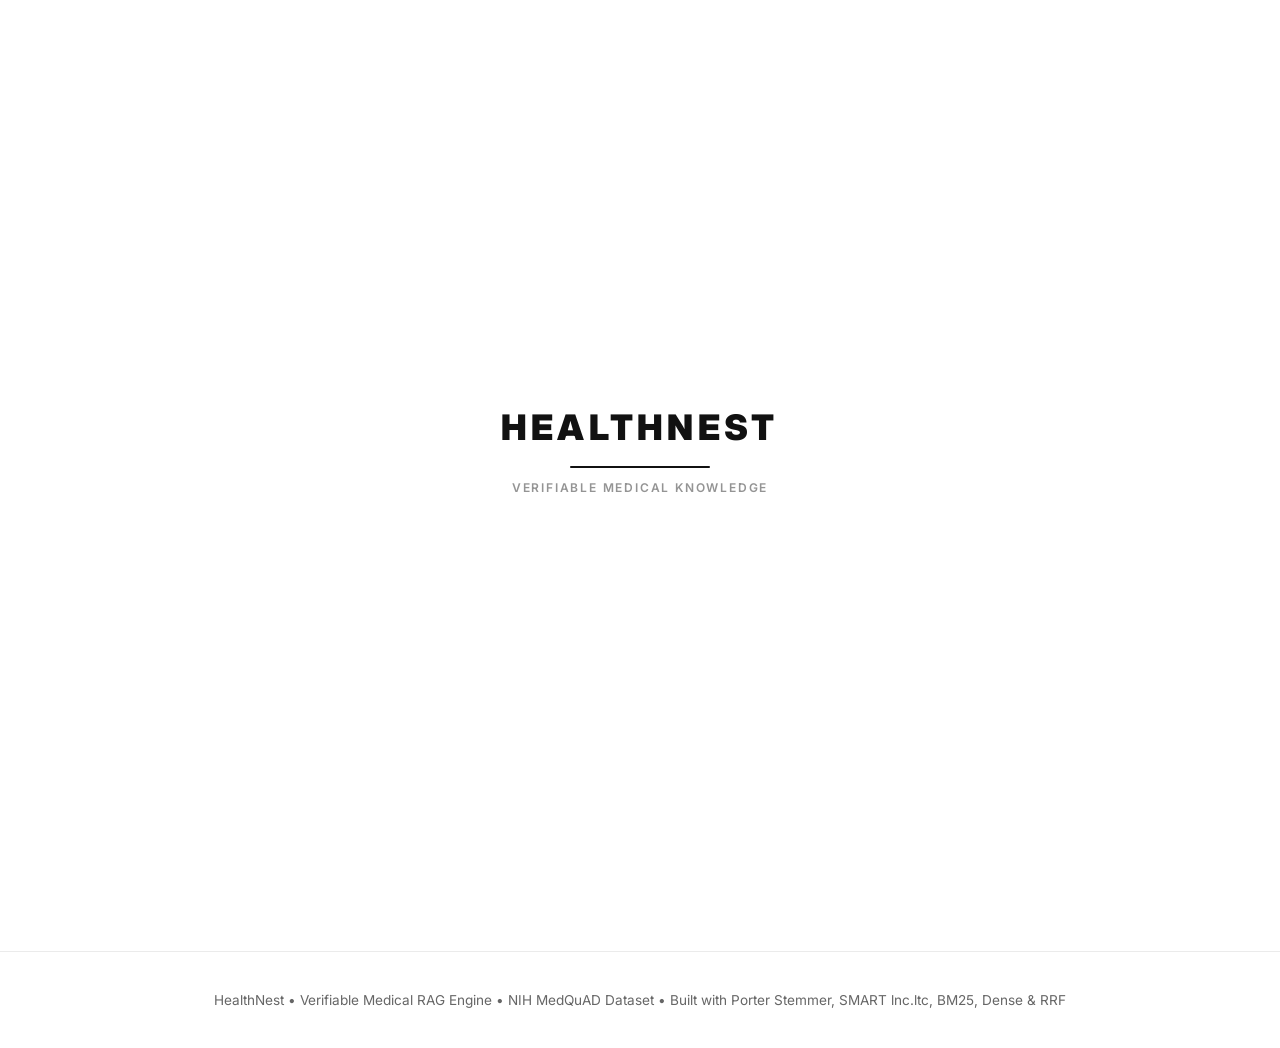
<file: frontend/index.html>
<!DOCTYPE html>
<html lang="en">
<head>
  <meta charset="UTF-8">
  <meta name="viewport" content="width=device-width, initial-scale=1.0">
  <title>HealthNest — Verifiable Health Q&A System</title>
  <meta name="description" content="Trustworthy healthcare Q&A system powered by IR principles, dense retrieval, and sentence verification.">
  
  <!-- Google Fonts & Font Awesome -->
  <link rel="preconnect" href="https://fonts.googleapis.com">
  <link rel="preconnect" href="https://fonts.gstatic.com" crossorigin>
  <link href="https://fonts.googleapis.com/css2?family=Inter:wght@400;500;600;700;800;900&display=swap" rel="stylesheet">
  <link rel="stylesheet" href="https://cdnjs.cloudflare.com/ajax/libs/font-awesome/6.4.0/css/all.min.css">
  <link rel="stylesheet" href="css/styles.css">
</head>
<body>

  <!-- Elite Minimalist Preloader -->
  <div id="loader" class="loader-wrapper">
    <div class="loader-inner">
      <div class="loader-logo">HEALTHNEST</div>
      <div class="loader-bar"><div class="loader-bar-fill"></div></div>
      <div class="loader-sub">Verifiable Medical Knowledge</div>
    </div>
  </div>

  <!-- Header -->
  <header class="header">
    <div class="container header-inner">
      <a href="/" class="logo-block">
        <span class="logo-main">HEALTHNEST</span>
        <span class="logo-sub">verifiable health rag</span>
      </a>

      <nav class="header-nav-links">
        <a href="/" class="active">Home</a>
        <a href="/library">Library</a>
        <a href="/my">My Health</a>
        <a href="/about">About</a>
      </nav>

      <button id="openMenuBtn" class="btn-pill btn-outline">Menu</button>
    </div>
  </header>

  <main>
    <!-- Bento Box Hero Section -->
    <section class="hero-bento container">
      <div class="bento-grid">
        
        <!-- LEFT COLUMN -->
        <div class="bento-col-left reveal">
          <!-- Top Left: Spacious Minimalist Headline & Integrated Search Bar -->
          <div class="bento-box hero-search-box" style="display: flex; flex-direction: column; justify-content: center; position: relative;">
            <h1 class="text-massive">Your Health Questions.<br>Real Answers.</h1>
            <p class="text-subtitle" style="margin-top: 0.8rem; margin-bottom: 1.6rem;">
              Find the right medical pages. Answer only from verified evidence.
            </p>
            
            <!-- Minimalist Search Bar Container with Live Auto-Suggest -->
            <div class="bento-search-container">
              <div class="search-pill-container" id="searchContainer">
                <svg class="search-icon" width="22" height="22" viewBox="0 0 24 24" fill="none" stroke="currentColor" stroke-width="2.5">
                  <circle cx="11" cy="11" r="8"/>
                  <line x1="21" y1="21" x2="16.65" y2="16.65"/>
                </svg>
                <input type="text" id="searchInput" class="search-input" placeholder="Ask a health question (e.g. fever, diabetes, dosage)..." autocomplete="off">
                <button id="btnSearchSubmit" class="btn-search-submit" title="Search">
                  <svg width="20" height="20" viewBox="0 0 24 24" fill="none" stroke="currentColor" stroke-width="2.5">
                    <line x1="5" y1="12" x2="19" y2="12"/>
                    <polyline points="12 5 19 12 12 19"/>
                  </svg>
                </button>
              </div>
              <!-- Floating Typeahead Auto-Suggest Dropdown -->
              <div id="suggestDropdown" class="suggest-dropdown"></div>
            </div>

            <!-- Minimalist Quick Query Chips -->
            <div class="quick-chips">
              <span class="chip-label">Try:</span>
              <button class="chip-btn" data-question="What are common causes and relief methods for headache and migraine?">Headache & Migraine</button>
              <button class="chip-btn" data-question="What is the recommended dosage for Paracetamol in adults?">Paracetamol Dosage</button>
              <button class="chip-btn" data-question="What are the early symptoms of diabetes?">Diabetes Symptoms</button>
              <button class="chip-btn" data-question="Pet me dard aur bukhar ke ilaj kya hai?">Hinglish Query</button>
            </div>

            <div class="quick-chips">
              <span class="chip-label">Private:</span>
              <a class="chip-btn" style="text-decoration:none;" href="/my">Add my prescription or report (PDF)</a>
              <a class="chip-btn" style="text-decoration:none;" href="/my">Search history</a>
            </div>

            <!-- Trust / Architecture Row -->
            <div class="bento-trust-row">
              <span><i class="fa-solid fa-check"></i> SMART lnc.ltc TF-IDF</span>
              <span><i class="fa-solid fa-check"></i> Dense Embeddings (MiniLM)</span>
              <span><i class="fa-solid fa-check"></i> PageRank &amp; HITS</span>
              <span><i class="fa-solid fa-check"></i> Verifiable Citations</span>
              <span><i class="fa-solid fa-check"></i> Selective Abstention</span>
            </div>
          </div>
          
          <!-- Bottom Left: Wide CTA Card with Generous Breathing Space -->
          <div class="bento-box hero-cta-box" style="display: flex; justify-content: space-between; align-items: center; position: relative; z-index: 10;">
            <div>
              <p class="text-subtitle" style="margin-bottom: 0.4rem;">MedQuAD Information Retrieval Engine</p>
              <h2 class="text-huge" style="font-size: 2.1rem; line-height: 1.15;">Verified Medical Knowledge</h2>
            </div>
            <a href="/library" class="btn-pill btn-white" style="margin-left: 1.5rem; white-space: nowrap;">Explore Library</a>
          </div>
        </div>

        <!-- RIGHT COLUMN -->
        <div class="bento-col-right reveal" style="transition-delay: 0.2s">
          <!-- Right Side: Bento Hero Portrait -->
          <div class="bento-box bento-hero-portrait">
            <img src="assets/dr_preeti.png" alt="Healthcare Professional" class="hero-bg-img">
          </div>
        </div>

      </div>
    </section>
  </main>

  <!-- Fullscreen Menu Overlay -->
  <div id="menuOverlay" class="menu-overlay">
    <button id="closeMenuBtn" class="menu-close">&times;</button>
    <div class="menu-links">
      <a href="/" class="menu-link-item">Home</a>
      <a href="/library" class="menu-link-item">Health Library</a>
      <a href="/my" class="menu-link-item">My Health</a>
      <a href="/about" class="menu-link-item">About IR System</a>
    </div>
  </div>

  <!-- Info Modal Popup -->
  <div id="infoModal" class="info-modal-overlay">
    <div class="info-modal-content">
      <button id="closeInfoModalBtn" class="menu-close" style="top:1.5rem; right:1.5rem;">&times;</button>
      <h3 id="infoModalTitle" class="info-title">Title</h3>
      <p id="infoModalDesc" class="info-desc">Description</p>
    </div>
  </div>

  <!-- Footer -->
  <footer class="app-footer">
    <p>HealthNest • Verifiable Medical RAG Engine • NIH MedQuAD Dataset • Built with Porter Stemmer, SMART lnc.ltc, BM25, Dense & RRF</p>
  </footer>

  <script type="module" src="js/home.js"></script>
</body>
</html>
</file>
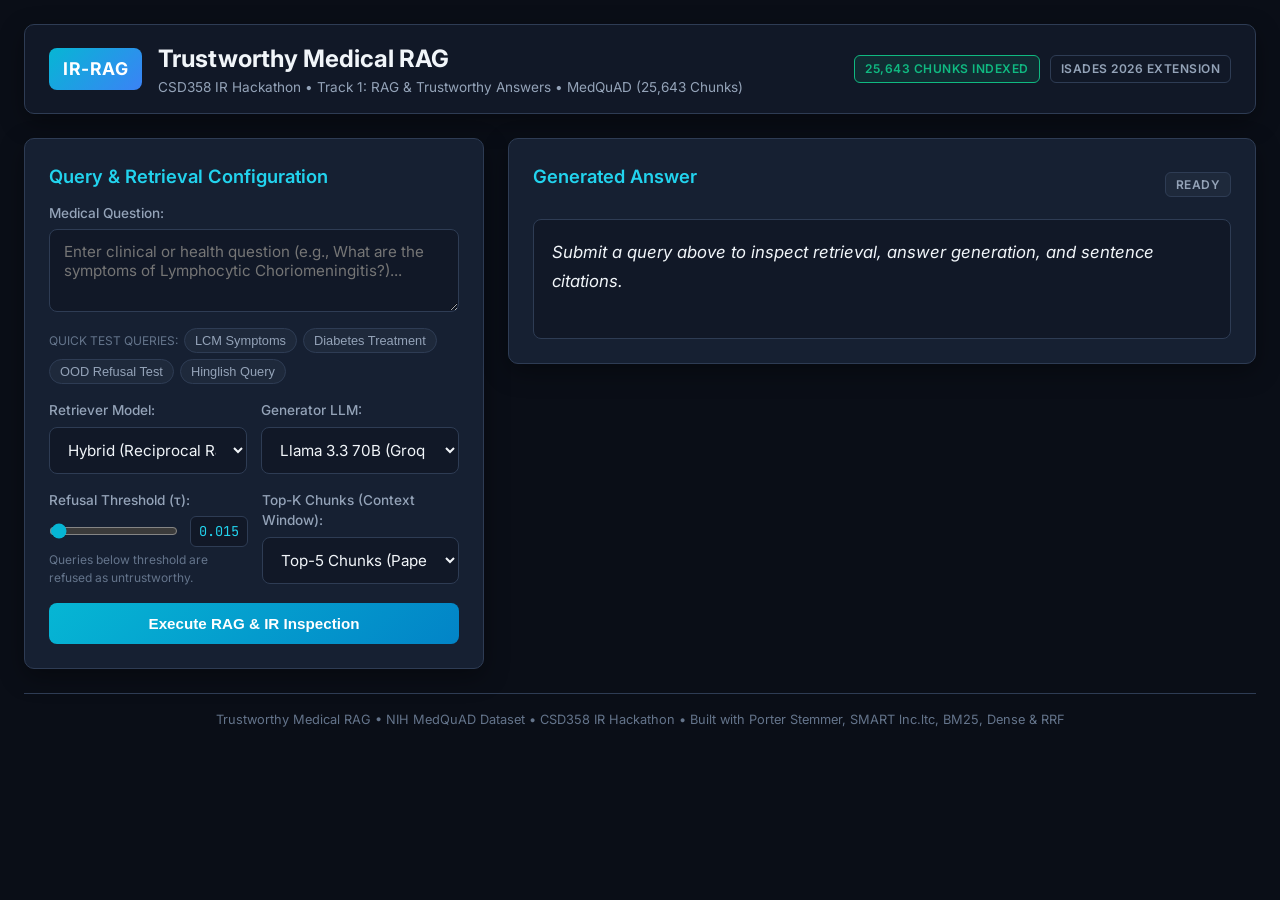
<file: app/static/index.html>
<!DOCTYPE html>
<html lang="en">
<head>
  <meta charset="UTF-8">
  <meta name="viewport" content="width=device-width, initial-scale=1.0">
  <title>Trustworthy Medical RAG | MedQuAD IR Engine</title>
  <link rel="preconnect" href="https://fonts.googleapis.com">
  <link rel="preconnect" href="https://fonts.gstatic.com" crossorigin>
  <link href="https://fonts.googleapis.com/css2?family=Inter:wght@300;400;500;600;700&family=JetBrains+Mono:wght@400;500;600&display=swap" rel="stylesheet">
  <link rel="stylesheet" href="style.css">
</head>
<body>
  <div class="app-container">
    <!-- Header -->
    <header class="app-header">
      <div class="header-left">
        <div class="logo-mark">IR-RAG</div>
        <div>
          <h1>Trustworthy Medical RAG</h1>
          <p class="subtitle">CSD358 IR Hackathon &bull; Track 1: RAG & Trustworthy Answers &bull; MedQuAD (25,643 Chunks)</p>
        </div>
      </div>
      <div class="header-right">
        <span class="badge badge-success" id="indexStatusBadge">25,643 Chunks Indexed</span>
        <span class="badge badge-outline">ISADES 2026 Extension</span>
      </div>
    </header>

    <!-- Main Grid -->
    <main class="main-layout">
      <!-- Left Column: Controls & Query -->
      <section class="controls-panel card">
        <h2 class="card-title">Query & Retrieval Configuration</h2>
        
        <div class="form-group">
          <label for="queryInput">Medical Question:</label>
          <div class="input-with-button">
            <textarea id="queryInput" rows="3" placeholder="Enter clinical or health question (e.g., What are the symptoms of Lymphocytic Choriomeningitis?)..."></textarea>
          </div>
          
          <!-- Example Chips -->
          <div class="chips-container">
            <span class="chip-label">Quick Test Queries:</span>
            <button class="chip" onclick="setQuery('What are the symptoms of Lymphocytic Choriomeningitis?')">LCM Symptoms</button>
            <button class="chip" onclick="setQuery('What is the treatment for diabetes mellitus?')">Diabetes Treatment</button>
            <button class="chip" onclick="setQuery('How do I bake chocolate chip cookies?')">OOD Refusal Test</button>
            <button class="chip" onclick="setQuery('Lymphocytic Choriomeningitis ke kya lakshan aur symptoms hote hai?')">Hinglish Query</button>
          </div>
        </div>

        <div class="grid-2-col">
          <div class="form-group">
            <label for="retrieverSelect">Retriever Model:</label>
            <select id="retrieverSelect">
              <option value="inverted_index">Inverted Index (SMART lnc.ltc + Min-Heap)</option>
              <option value="bm25">Okapi BM25 (k1=1.5, b=0.75)</option>
              <option value="dense">Dense Neural (all-MiniLM-L6-v2)</option>
              <option value="hybrid" selected>Hybrid (Reciprocal Rank Fusion: Sparse + Dense)</option>
            </select>
          </div>

          <div class="form-group">
            <label for="generatorSelect">Generator LLM:</label>
            <select id="generatorSelect">
              <option value="llama-3.3-70b-versatile">Llama 3.3 70B (Groq Cloud)</option>
              <option value="llama-3.1-8b-instant">Llama 3.1 8B (Groq Fast)</option>
              <option value="mistral-saba-24b">Mistral Saba (Groq)</option>
              <option value="mock-offline">Deterministic Offline Fallback</option>
            </select>
          </div>
        </div>

        <div class="grid-2-col">
          <div class="form-group">
            <label for="thresholdInput">Refusal Threshold (&tau;):</label>
            <div class="slider-container">
              <input type="range" id="thresholdSlider" min="0.0" max="1.0" step="0.01" value="0.015" oninput="updateThresholdValue(this.value)">
              <span id="thresholdValueText" class="mono-badge">0.015</span>
            </div>
            <small class="helper-text">Queries below threshold are refused as untrustworthy.</small>
          </div>

          <div class="form-group">
            <label for="topKSelect">Top-K Chunks (Context Window):</label>
            <select id="topKSelect">
              <option value="3">Top-3 Chunks</option>
              <option value="5" selected>Top-5 Chunks (Paper Default)</option>
              <option value="7">Top-7 Chunks</option>
            </select>
          </div>
        </div>

        <button id="submitQueryBtn" class="btn btn-primary" onclick="submitQuery()">
          <span id="btnText">Execute RAG & IR Inspection</span>
          <span id="btnSpinner" class="spinner hidden"></span>
        </button>
      </section>

      <!-- Right Column: Answer & Trustworthy Audit -->
      <section class="results-panel">
        <!-- Answer Card -->
        <div class="card answer-card" id="answerCard">
          <div class="card-header-flex">
            <h2 class="card-title">Generated Answer</h2>
            <div id="statusBadgeContainer">
              <span class="badge badge-neutral" id="answerStatusBadge">Ready</span>
            </div>
          </div>

          <!-- Refusal Alert (hidden by default) -->
          <div id="refusalBanner" class="alert-banner alert-warning hidden">
            <div class="alert-icon">&excl;</div>
            <div>
              <strong>Low Retrieval Confidence &mdash; System Refusal</strong>
              <p id="refusalReasonText"></p>
            </div>
          </div>

          <!-- Answer Body -->
          <div class="answer-content" id="answerText">
            <em>Submit a query above to inspect retrieval, answer generation, and sentence citations.</em>
          </div>

          <!-- Metadata Footer -->
          <div class="answer-meta" id="answerMetaBar" style="display: none;">
            <span>Retriever: <strong id="metaRetriever">-</strong></span>
            <span>Top Score: <strong id="metaScore">-</strong></span>
            <span>Threshold: <strong id="metaThreshold">-</strong></span>
            <span>Generator: <strong id="metaModel">-</strong></span>
          </div>
        </div>

        <!-- Citation Audit Card -->
        <div class="card audit-card" id="auditCard" style="display: none;">
          <div class="card-header-flex">
            <div>
              <h2 class="card-title">Local Sentence-Level Citation Checker</h2>
              <p class="subtitle">Independent IR verification using TF-IDF Cosine Similarity & Concept Coverage</p>
            </div>
            <div class="faithfulness-pill">
              <span class="faithfulness-label">Faithfulness:</span>
              <span class="faithfulness-value" id="faithfulnessScoreText">100%</span>
            </div>
          </div>

          <div class="audit-summary-counts">
            <div class="count-box count-supported">
              <span class="num" id="countSupported">0</span>
              <span class="lbl">Supported [C#]</span>
            </div>
            <div class="count-box count-partial">
              <span class="num" id="countPartial">0</span>
              <span class="lbl">Partially Supported</span>
            </div>
            <div class="count-box count-unsupported">
              <span class="num" id="countUnsupported">0</span>
              <span class="lbl">Unsupported (Flagged)</span>
            </div>
            <div class="count-box count-uncited">
              <span class="num" id="countUncited">0</span>
              <span class="lbl">Uncited</span>
            </div>
          </div>

          <!-- Sentence-by-Sentence Breakdown -->
          <div class="sentence-audit-list" id="sentenceAuditList">
            <!-- Populated via JS -->
          </div>
        </div>
      </section>
    </main>

    <!-- Deep IR Inspection Section -->
    <section class="card ir-inspection-section" id="irSection" style="display: none;">
      <div class="card-header-flex">
        <div>
          <h2 class="card-title">Real, Inspectable IR Component Diagnostics</h2>
          <p class="subtitle">Direct inspection into tokenization, postings lists, SMART lnc.ltc weights, and rankings</p>
        </div>
        <div class="tab-buttons">
          <button class="tab-btn active" onclick="switchTab('tab-weights')">Vector Space (lnc.ltc)</button>
          <button class="tab-btn" onclick="switchTab('tab-chunks')">Retrieved Chunks & Citations</button>
          <button class="tab-btn" onclick="switchTab('tab-fusion')">Rank Fusion / Scoring</button>
        </div>
      </div>

      <!-- Tab 1: Vector Space Diagnostics -->
      <div id="tab-weights" class="tab-content active">
        <div class="diag-meta-grid">
          <div class="diag-item">
            <span class="diag-label">Query Tokens:</span>
            <span class="diag-val mono" id="diagTokens">-</span>
          </div>
          <div class="diag-item">
            <span class="diag-label">Porter Stems:</span>
            <span class="diag-val mono" id="diagStems">-</span>
          </div>
          <div class="diag-item">
            <span class="diag-label">Query Norm (|q|):</span>
            <span class="diag-val mono" id="diagNorm">-</span>
          </div>
        </div>

        <div class="table-responsive">
          <table class="ir-table" id="termWeightsTable">
            <thead>
              <tr>
                <th>Stemmed Term</th>
                <th>Doc Frequency (DF)</th>
                <th>IDF = ln(N/df)</th>
                <th>Raw TF</th>
                <th>Norm LTC Weight</th>
                <th>Postings Count</th>
                <th>Inspect Postings Snippet</th>
              </tr>
            </thead>
            <tbody id="termWeightsBody">
              <!-- Populated via JS -->
            </tbody>
          </table>
        </div>
      </div>

      <!-- Tab 2: Retrieved Chunks -->
      <div id="tab-chunks" class="tab-content">
        <div class="chunks-list" id="chunksContainer">
          <!-- Populated via JS -->
        </div>
      </div>

      <!-- Tab 3: Rank Fusion / Scoring -->
      <div id="tab-fusion" class="tab-content">
        <div id="fusionDiagnosticsContainer">
          <p class="helper-text">Select Hybrid or BM25 retriever to view detailed score decompositions.</p>
        </div>
      </div>
    </section>

    <!-- Postings Modal -->
    <div id="postingsModal" class="modal hidden">
      <div class="modal-content card">
        <div class="card-header-flex">
          <h3 id="modalTermTitle">Postings List for Term</h3>
          <button class="modal-close" onclick="closePostingsModal()">&times;</button>
        </div>
        <div class="modal-body" id="modalPostingsBody">
          <!-- Content populated via JS -->
        </div>
      </div>
    </div>

    <!-- Footer -->
    <footer class="app-footer">
      <p>Trustworthy Medical RAG &bull; NIH MedQuAD Dataset &bull; CSD358 IR Hackathon &bull; Built with Porter Stemmer, SMART lnc.ltc, BM25, Dense & RRF</p>
    </footer>
  </div>

  <script src="app.js"></script>
</body>
</html>
</file>
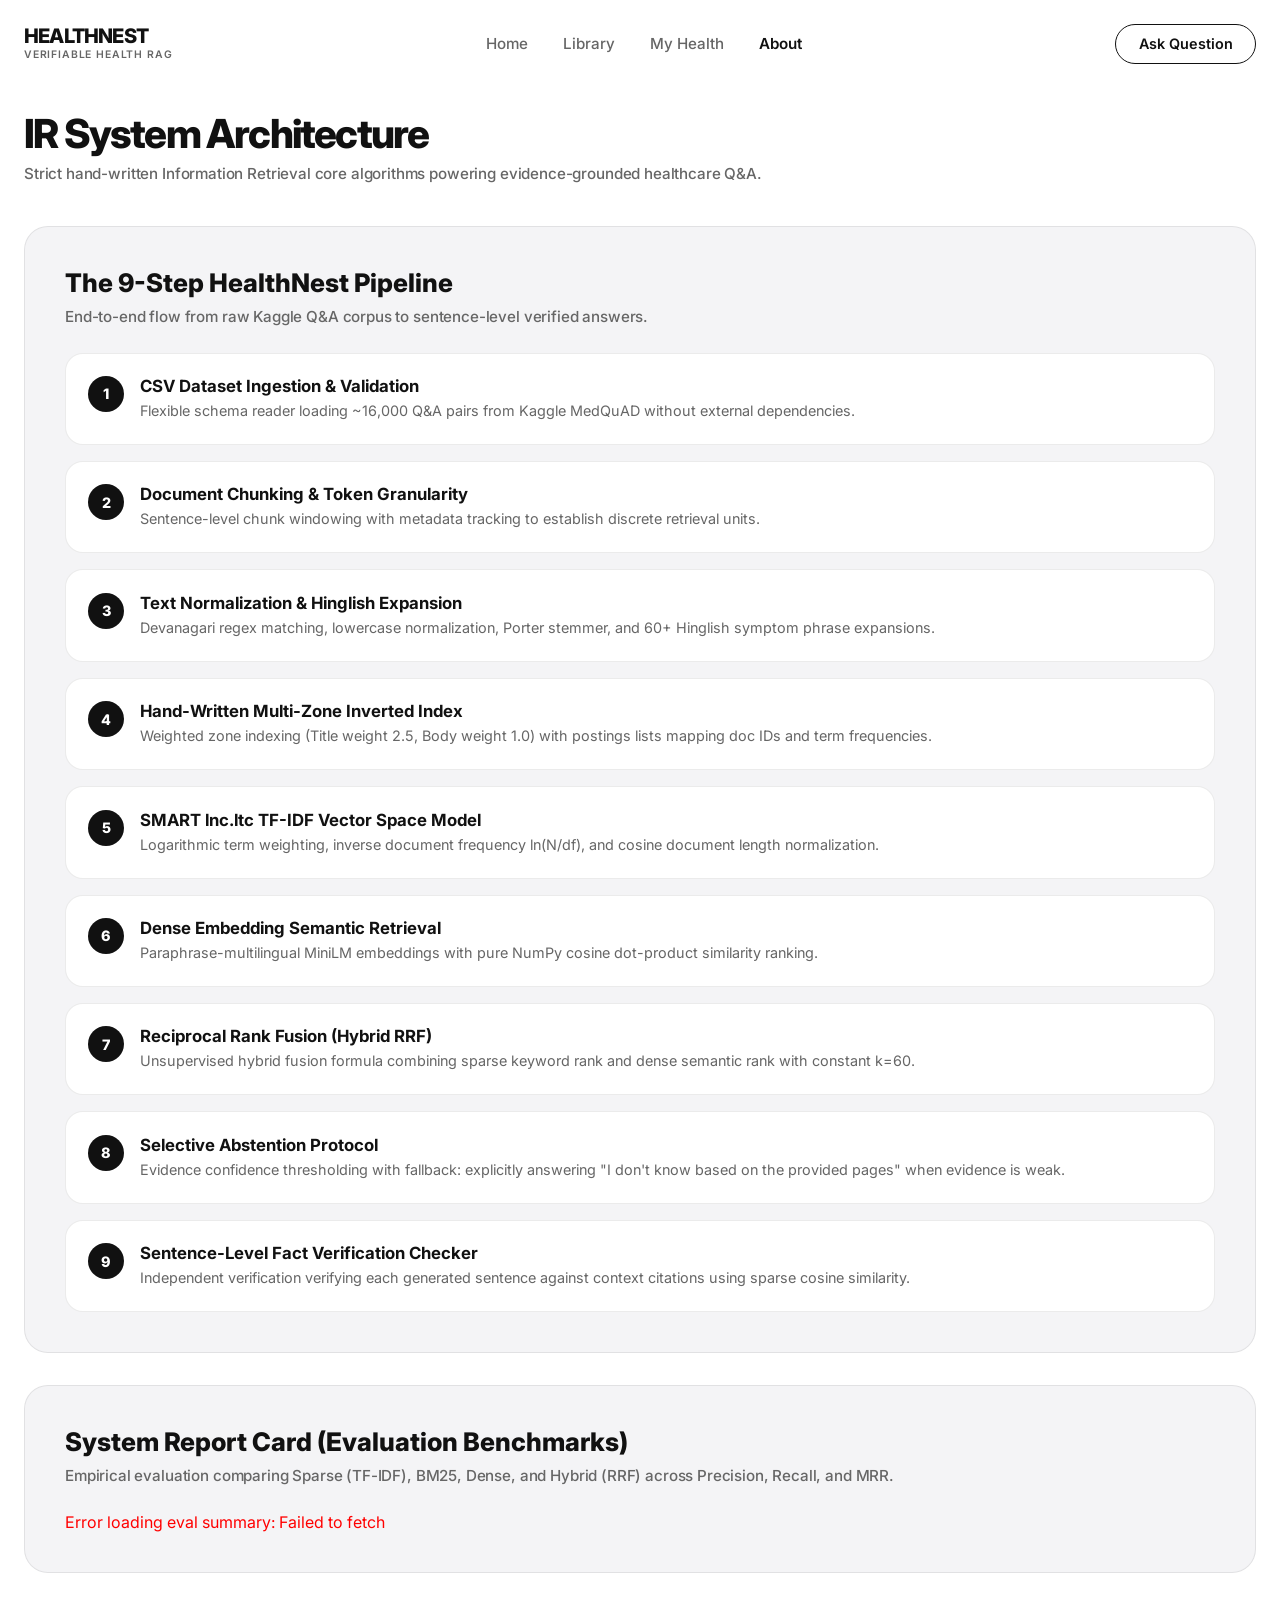
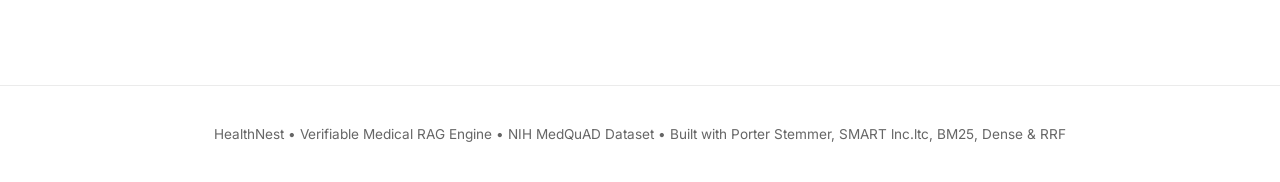
<file: frontend/about.html>
<!DOCTYPE html>
<html lang="en">
<head>
  <meta charset="UTF-8">
  <meta name="viewport" content="width=device-width, initial-scale=1.0">
  <title>About & Architecture — HealthNest</title>
  <meta name="description" content="Information Retrieval architecture, 9-step pipeline, and system report card benchmarks.">
  
  <!-- Google Fonts & Font Awesome -->
  <link rel="preconnect" href="https://fonts.googleapis.com">
  <link rel="preconnect" href="https://fonts.gstatic.com" crossorigin>
  <link href="https://fonts.googleapis.com/css2?family=Inter:wght@400;500;600;700;800;900&display=swap" rel="stylesheet">
  <link rel="stylesheet" href="https://cdnjs.cloudflare.com/ajax/libs/font-awesome/6.4.0/css/all.min.css">
  <link rel="stylesheet" href="css/styles.css">
</head>
<body>

  <!-- Header -->
  <header class="header">
    <div class="container header-inner">
      <a href="/" class="logo-block">
        <span class="logo-main">HEALTHNEST</span>
        <span class="logo-sub">verifiable health rag</span>
      </a>

      <nav class="header-nav-links">
        <a href="/">Home</a>
        <a href="/library">Library</a>
        <a href="/my">My Health</a>
        <a href="/about" class="active">About</a>
      </nav>

      <a href="/" class="btn-pill btn-outline">Ask Question</a>
    </div>
  </header>

  <main class="container" style="padding-top: 1.5rem; padding-bottom: 5rem;">
    <!-- Hero Title -->
    <div style="margin-bottom: 2.5rem;">
      <h1 class="text-massive" style="font-size: 2.5rem; margin-bottom: 0.5rem;">IR System Architecture</h1>
      <p class="text-subtitle">
        Strict hand-written Information Retrieval core algorithms powering evidence-grounded healthcare Q&A.
      </p>
    </div>

    <!-- 9-Step Pipeline Card -->
    <div class="answer-hero-header">
      <h2 style="font-size: 1.6rem; font-weight: 800; color: var(--text-pure); margin-bottom: 0.5rem;">
        The 9-Step HealthNest Pipeline
      </h2>
      <p class="text-subtitle" style="margin-bottom: 1.5rem;">
        End-to-end flow from raw Kaggle Q&A corpus to sentence-level verified answers.
      </p>

      <ul class="architecture-pipeline-list">
        <li class="pipeline-step-item">
          <div class="pipeline-step-number">1</div>
          <div class="pipeline-step-content">
            <strong>CSV Dataset Ingestion & Validation</strong>
            <p>Flexible schema reader loading ~16,000 Q&A pairs from Kaggle MedQuAD without external dependencies.</p>
          </div>
        </li>
        <li class="pipeline-step-item">
          <div class="pipeline-step-number">2</div>
          <div class="pipeline-step-content">
            <strong>Document Chunking & Token Granularity</strong>
            <p>Sentence-level chunk windowing with metadata tracking to establish discrete retrieval units.</p>
          </div>
        </li>
        <li class="pipeline-step-item">
          <div class="pipeline-step-number">3</div>
          <div class="pipeline-step-content">
            <strong>Text Normalization & Hinglish Expansion</strong>
            <p>Devanagari regex matching, lowercase normalization, Porter stemmer, and 60+ Hinglish symptom phrase expansions.</p>
          </div>
        </li>
        <li class="pipeline-step-item">
          <div class="pipeline-step-number">4</div>
          <div class="pipeline-step-content">
            <strong>Hand-Written Multi-Zone Inverted Index</strong>
            <p>Weighted zone indexing (Title weight 2.5, Body weight 1.0) with postings lists mapping doc IDs and term frequencies.</p>
          </div>
        </li>
        <li class="pipeline-step-item">
          <div class="pipeline-step-number">5</div>
          <div class="pipeline-step-content">
            <strong>SMART lnc.ltc TF-IDF Vector Space Model</strong>
            <p>Logarithmic term weighting, inverse document frequency ln(N/df), and cosine document length normalization.</p>
          </div>
        </li>
        <li class="pipeline-step-item">
          <div class="pipeline-step-number">6</div>
          <div class="pipeline-step-content">
            <strong>Dense Embedding Semantic Retrieval</strong>
            <p>Paraphrase-multilingual MiniLM embeddings with pure NumPy cosine dot-product similarity ranking.</p>
          </div>
        </li>
        <li class="pipeline-step-item">
          <div class="pipeline-step-number">7</div>
          <div class="pipeline-step-content">
            <strong>Reciprocal Rank Fusion (Hybrid RRF)</strong>
            <p>Unsupervised hybrid fusion formula combining sparse keyword rank and dense semantic rank with constant k=60.</p>
          </div>
        </li>
        <li class="pipeline-step-item">
          <div class="pipeline-step-number">8</div>
          <div class="pipeline-step-content">
            <strong>Selective Abstention Protocol</strong>
            <p>Evidence confidence thresholding with fallback: explicitly answering "I don't know based on the provided pages" when evidence is weak.</p>
          </div>
        </li>
        <li class="pipeline-step-item">
          <div class="pipeline-step-number">9</div>
          <div class="pipeline-step-content">
            <strong>Sentence-Level Fact Verification Checker</strong>
            <p>Independent verification verifying each generated sentence against context citations using sparse cosine similarity.</p>
          </div>
        </li>
      </ul>
    </div>

    <!-- System Report Card -->
    <div class="answer-hero-header" style="margin-top: 2rem;">
      <h2 style="font-size: 1.6rem; font-weight: 800; color: var(--text-pure); margin-bottom: 0.5rem;">
        System Report Card (Evaluation Benchmarks)
      </h2>
      <p class="text-subtitle" style="margin-bottom: 1.5rem;">
        Empirical evaluation comparing Sparse (TF-IDF), BM25, Dense, and Hybrid (RRF) across Precision, Recall, and MRR.
      </p>

      <div id="evalContainer">
        <p style="color: #666;">Loading benchmark evaluation metrics...</p>
      </div>
    </div>
  </main>

  <!-- Footer -->
  <footer class="app-footer">
    <p>HealthNest • Verifiable Medical RAG Engine • NIH MedQuAD Dataset • Built with Porter Stemmer, SMART lnc.ltc, BM25, Dense & RRF</p>
  </footer>

  <script type="module" src="js/about.js"></script>
</body>
</html>
</file>
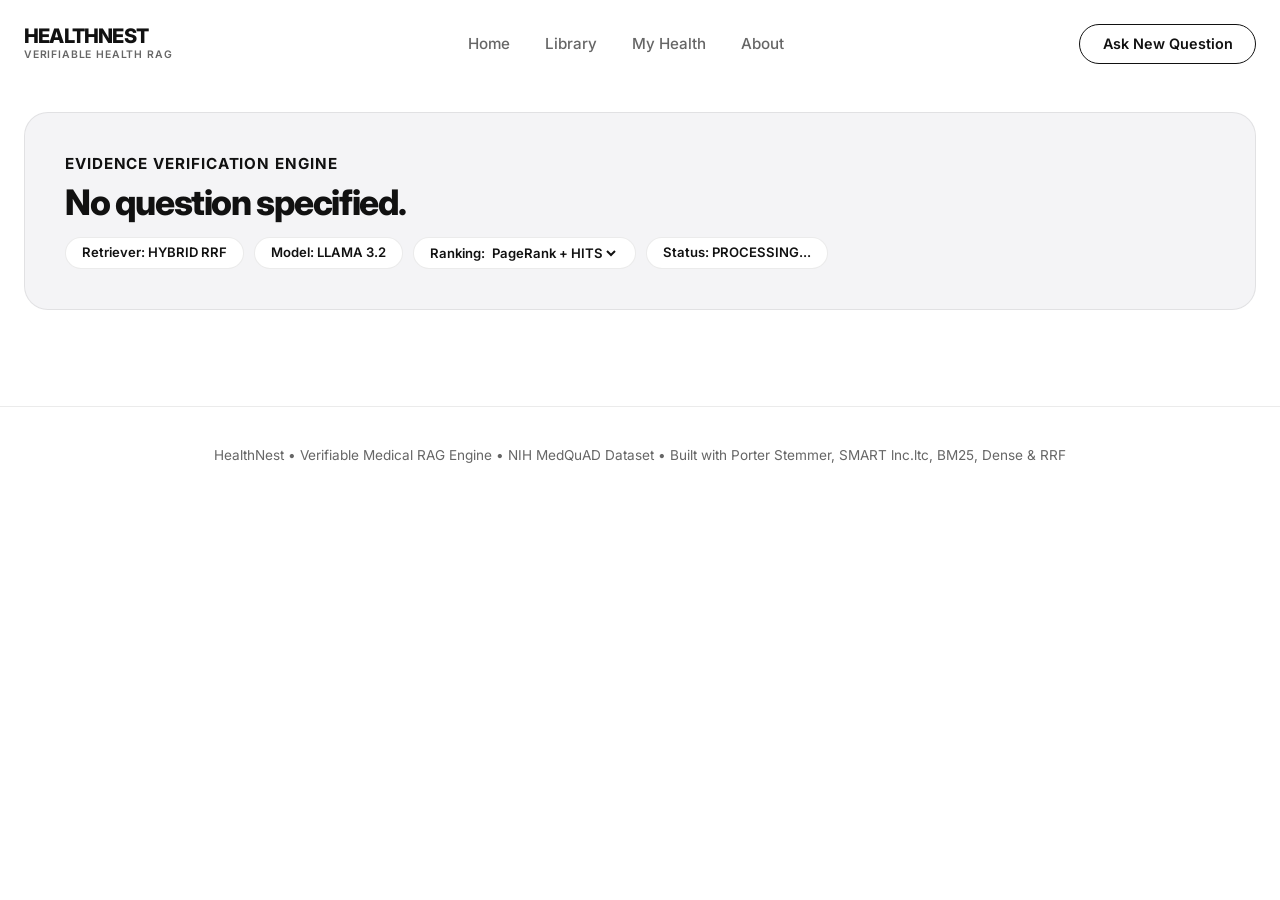
<file: frontend/answer.html>
<!DOCTYPE html>
<html lang="en">
<head>
  <meta charset="UTF-8">
  <meta name="viewport" content="width=device-width, initial-scale=1.0">
  <title>Verified Answer — HealthNest</title>
  <meta name="description" content="Evidence-verified medical response with sentence citations and IR diagnostics.">
  
  <!-- Google Fonts & Font Awesome -->
  <link rel="preconnect" href="https://fonts.googleapis.com">
  <link rel="preconnect" href="https://fonts.gstatic.com" crossorigin>
  <link href="https://fonts.googleapis.com/css2?family=Inter:wght@400;500;600;700;800;900&display=swap" rel="stylesheet">
  <link rel="stylesheet" href="https://cdnjs.cloudflare.com/ajax/libs/font-awesome/6.4.0/css/all.min.css">
  <link rel="stylesheet" href="css/styles.css">
</head>
<body>

  <!-- Header -->
  <header class="header">
    <div class="container header-inner">
      <a href="/" class="logo-block">
        <span class="logo-main">HEALTHNEST</span>
        <span class="logo-sub">verifiable health rag</span>
      </a>

      <nav class="header-nav-links">
        <a href="/">Home</a>
        <a href="/library">Library</a>
        <a href="/my">My Health</a>
        <a href="/about">About</a>
      </nav>

      <a href="/" class="btn-pill btn-outline">Ask New Question</a>
    </div>
  </header>

  <main class="container" style="padding-top: 1.5rem; padding-bottom: 4rem;">
    <!-- Query Header Card -->
    <div class="answer-hero-header">
      <span class="text-subtitle" style="font-weight: 700; text-transform: uppercase; letter-spacing: 0.06em; color: var(--text-pure);">
        Evidence Verification Engine
      </span>
      <h1 id="queryTitle" class="text-huge" style="margin-top: 0.5rem; margin-bottom: 1rem; font-size: 2.2rem;">
        Loading query...
      </h1>

      <div class="query-meta-tags" id="queryTags">
        <span class="meta-pill" id="tagRetriever">Retriever: HYBRID RRF</span>
        <span class="meta-pill" id="tagModel">Model: LLAMA 3.2</span>
        <label class="meta-pill">Ranking:
          <select id="linkMode" aria-label="Link analysis used for ranking">
            <option value="both">PageRank + HITS</option>
            <option value="pagerank">PageRank</option>
            <option value="hits">HITS</option>
            <option value="off">No link analysis</option>
          </select>
        </label>
        <span class="meta-pill" id="tagFeedback" hidden>Refined with your feedback</span>
        <span class="meta-pill" id="tagMemory" hidden>Used your documents · stayed on this computer</span>
        <span class="meta-pill" id="tagStatus">Status: PROCESSING...</span>
      </div>
    </div>

    <!-- Skeleton Loader with Multi-Stage Progress -->
    <div id="skeletonLoader" class="skeleton-loader active">
      <div class="skeleton-status-header">
        <div class="skeleton-pulse-dot"></div>
        <div class="skeleton-status-info">
          <span id="skeletonStatusText" class="skeleton-status-text">Phase 1: Scanning Sparse Index & Semantic Embeddings...</span>
          <p id="skeletonStatusSub" class="skeleton-status-sub">SMART lnc.ltc TF-IDF title & body scoring in progress...</p>
        </div>
      </div>

      <!-- Live Clinical Synthesis Pipeline Steps -->
      <div class="skeleton-pipeline-steps">
        <div class="pipeline-node active" id="stepNode1">
          <div class="node-circle"><i class="fa-solid fa-magnifying-glass"></i></div>
          <div class="node-meta">
            <span class="node-phase">Step 1</span>
            <span class="node-label">Retrieval</span>
          </div>
        </div>
        <div class="pipeline-track"><div class="pipeline-track-fill" id="trackFill1"></div></div>
        <div class="pipeline-node" id="stepNode2">
          <div class="node-circle"><i class="fa-solid fa-layer-group"></i></div>
          <div class="node-meta">
            <span class="node-phase">Step 2</span>
            <span class="node-label">RRF Fusion</span>
          </div>
        </div>
        <div class="pipeline-track"><div class="pipeline-track-fill" id="trackFill2"></div></div>
        <div class="pipeline-node" id="stepNode3">
          <div class="node-circle"><i class="fa-solid fa-circle-check"></i></div>
          <div class="node-meta">
            <span class="node-phase">Step 3</span>
            <span class="node-label">Verification</span>
          </div>
        </div>
      </div>

      <div class="skeleton-line" style="width: 35%; height: 22px; margin-bottom: 22px;"></div>
      <div class="skeleton-line" style="width: 100%;"></div>
      <div class="skeleton-line" style="width: 94%;"></div>
      <div class="skeleton-line" style="width: 86%;"></div>
      <div class="skeleton-line" style="width: 65%; margin-bottom: 28px;"></div>
      <div class="skeleton-line" style="width: 40%; height: 16px;"></div>
    </div>

    <!-- Results Display Section -->
    <section id="resultsSection" style="display: none;">
      <!-- Emergency Banner -->
      <div id="emergencyBanner" class="emergency-banner" style="display: none;"></div>

      <!-- Verified Answer Card -->
      <div class="answer-hero-header" id="answerCard" style="background: #ffffff;">
        <div style="display: flex; justify-content: space-between; align-items: center; margin-bottom: 1.5rem; padding-bottom: 1rem; border-bottom: 1px solid var(--border-light);">
          <h2 style="font-size: 1.4rem; font-weight: 800; color: var(--text-pure);">Verifiable Clinical Response</h2>
          <span id="answerStatusBadge" class="answer-badge badge-supported">Verified</span>
        </div>

        <!-- Sentence Container -->
        <div id="sentencesContainer"></div>
        <nav id="relatedTopics" class="related-line" aria-label="Related topics" hidden></nav>
        <div id="permissionContainer"></div>

        <div style="margin-top: 1.8rem; padding-top: 1rem; border-top: 1px solid var(--border-light); font-size: 0.85rem; color: var(--text-muted);">
          ⚠️ Each statement is labelled with where it came from. Never change a dose because of this page. Always consult a licensed medical professional for personal clinical care.
        </div>
      </div>

      <!-- Reference Context Pages (Sources) -->
      <div style="margin-top: 3rem;">
        <h2 class="text-massive" style="font-size: 2rem; margin-bottom: 1.5rem;">Reference Context Pages</h2>
        <div id="feedbackBar" class="feedback-bar" role="status" aria-live="polite" hidden>
          <span id="feedbackCount"></span>
          <button type="button" class="btn-pill btn-outline btn-small" id="btnRefine">Refine results</button>
          <button type="button" class="link-btn" id="btnClearMarks">Clear</button>
        </div>
        <div id="sourcesContainer"></div>
        <p id="inspectorFeedback" class="private-meta" style="margin-top:0.5rem;"></p>
      </div>

      <!-- Deep IR Inspector 3-Col Grid -->
      <div class="answer-hero-header" style="margin-top: 3rem;">
        <h3 style="font-size: 1.35rem; font-weight: 800; margin-bottom: 0.5rem; color: var(--text-pure);">
          Information Retrieval Inspector
        </h3>
        <p class="text-subtitle">
          Side-by-side comparison of sparse keyword ranking (lnc.ltc), dense semantic embeddings (MiniLM), Reciprocal Rank Fusion (RRF k=60), and link analysis over topics that mention each other.
        </p>

        <div class="inspector-grid">
          <div class="inspector-card">
            <h4>Sparse Top-5 (TF-IDF lnc.ltc)</h4>
            <ul id="inspectorSparseList"></ul>
          </div>
          <div class="inspector-card">
            <h4>Dense Top-5 (MiniLM Embeddings)</h4>
            <ul id="inspectorDenseList"></ul>
          </div>
          <div class="inspector-card">
            <h4>Fused Top-5 (Hybrid RRF k=60)</h4>
            <ul id="inspectorFusedList"></ul>
          </div>
          <div class="inspector-card">
            <h4>Top PageRank (retrieved topics)</h4>
            <ul id="inspectorPageRankList"></ul>
          </div>
          <div class="inspector-card">
            <h4>HITS Authorities</h4>
            <ul id="inspectorAuthorityList"></ul>
          </div>
          <div class="inspector-card">
            <h4>HITS Hubs</h4>
            <ul id="inspectorHubList"></ul>
          </div>
        </div>
        <p id="inspectorRelated" class="private-meta" style="margin-top:1rem;"></p>
      </div>
    </section>
  </main>

  <!-- Footer -->
  <footer class="app-footer">
    <p>HealthNest • Verifiable Medical RAG Engine • NIH MedQuAD Dataset • Built with Porter Stemmer, SMART lnc.ltc, BM25, Dense & RRF</p>
  </footer>

  <script type="module" src="js/answer.js"></script>
</body>
</html>
</file>
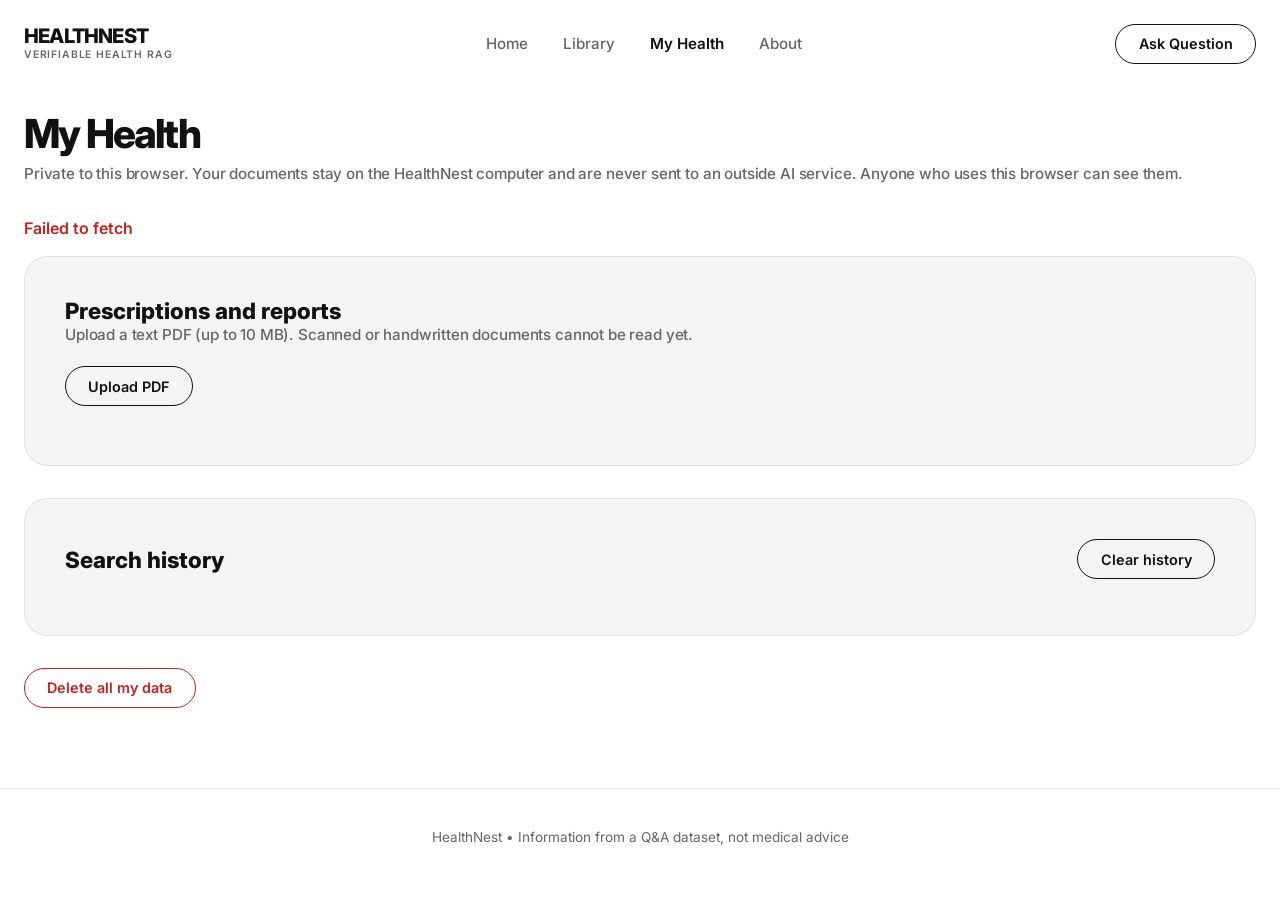
<file: frontend/my.html>
<!DOCTYPE html>
<html lang="en">
<head>
  <meta charset="UTF-8">
  <meta name="viewport" content="width=device-width, initial-scale=1.0">
  <title>My Health — HealthNest</title>
  <meta name="description" content="Your private prescriptions, reports and search history.">
  <link rel="preconnect" href="https://fonts.googleapis.com">
  <link rel="preconnect" href="https://fonts.gstatic.com" crossorigin>
  <link href="https://fonts.googleapis.com/css2?family=Inter:wght@400;500;600;700;800;900&display=swap" rel="stylesheet">
  <link rel="stylesheet" href="https://cdnjs.cloudflare.com/ajax/libs/font-awesome/6.4.0/css/all.min.css">
  <link rel="stylesheet" href="css/styles.css">
</head>
<body>
  <header class="header">
    <div class="container header-inner">
      <a href="/" class="logo-block">
        <span class="logo-main">HEALTHNEST</span>
        <span class="logo-sub">verifiable health rag</span>
      </a>
      <nav class="header-nav-links">
        <a href="/">Home</a>
        <a href="/library">Library</a>
        <a href="/my" class="active">My Health</a>
        <a href="/about">About</a>
      </nav>
      <a href="/" class="btn-pill btn-outline">Ask Question</a>
    </div>
  </header>

  <main class="container" style="padding-top: 1.5rem; padding-bottom: 5rem;">
    <h1 class="text-massive" style="font-size: 2.5rem; margin-bottom: 0.5rem;">My Health</h1>
    <p class="text-subtitle" style="margin-bottom: 2rem;">
      Private to this browser. Your documents stay on the HealthNest computer and are never sent to an outside AI service.
      Anyone who uses this browser can see them.
    </p>
    <p id="pageMessage" class="private-message" role="status" aria-live="polite"></p>

    <section class="answer-hero-header">
      <h2 class="private-heading">Prescriptions and reports</h2>
      <p class="text-subtitle">Upload a text PDF (up to 10 MB). Scanned or handwritten documents cannot be read yet.</p>
      <div class="private-actions">
        <label class="btn-pill btn-outline" for="pdfInput" id="pdfLabel">Upload PDF</label>
        <input type="file" id="pdfInput" class="visually-hidden" accept="application/pdf,.pdf">
      </div>
      <div id="documentList"></div>
    </section>

    <section class="answer-hero-header">
      <div class="private-row">
        <h2 class="private-heading">Search history</h2>
        <button id="btnClearHistory" type="button" class="btn-pill btn-outline">Clear history</button>
      </div>
      <ul id="historyList" class="private-list"></ul>
    </section>

    <button id="btnDeleteAll" type="button" class="btn-pill btn-danger">Delete all my data</button>
  </main>

  <footer class="app-footer">
    <p>HealthNest • Information from a Q&A dataset, not medical advice</p>
  </footer>
  <script type="module" src="js/my.js"></script>
</body>
</html>
</file>
<file: frontend/css/styles.css>
/* ==========================================
   HEALTHNEST - MINIMALIST LUXURY BENTO DESIGN
   100% Consistent with Dr. Preeti Aesthetic
   ========================================== */

:root {
    --bg-body: #ffffff;
    --bg-card: #f4f4f6;
    --bg-dark: #111111;
    --text-pure: #111111;
    --text-light: #ffffff;
    --text-muted: #666666;
    --border-light: rgba(0, 0, 0, 0.08);
    --border-focus: #111111;
    
    --font-main: 'Inter', -apple-system, BlinkMacSystemFont, sans-serif;
    
    --radius-bento: 24px;
    --radius-pill: 100px;
}

* {
    margin: 0;
    padding: 0;
    box-sizing: border-box;
    scroll-behavior: smooth;
}

/* GLOBAL ULTRA-SMOOTH PAGE ENTRY */
@keyframes pageEnterSmooth {
    0% {
        opacity: 0;
        transform: translateY(8px);
    }
    100% {
        opacity: 1;
        transform: translateY(0);
    }
}

body {
    background-color: var(--bg-body);
    color: var(--text-pure);
    font-family: var(--font-main);
    -webkit-font-smoothing: antialiased;
    overflow-x: hidden;
    animation: pageEnterSmooth 0.45s cubic-bezier(0.16, 1, 0.3, 1) both;
}

/* Typography matching exact reference */
.text-massive {
    font-size: clamp(2rem, 3.8vw, 3.4vw);
    line-height: 1.08;
    letter-spacing: -0.045em;
    font-weight: 800;
    color: var(--text-pure);
}

.text-huge {
    font-size: 2.6rem;
    line-height: 1.05;
    letter-spacing: -0.04em;
    font-weight: 800;
    color: var(--text-pure);
}

.text-subtitle {
    font-size: 0.95rem;
    font-weight: 500;
    color: var(--text-muted);
    letter-spacing: -0.01em;
    line-height: 1.5;
}

.container {
    width: 100%;
    max-width: 1400px;
    margin: 0 auto;
    padding: 0 1.5rem;
}

/* ELITE PRELOADER */
.loader-wrapper {
    position: fixed;
    top: 0;
    left: 0;
    width: 100vw;
    height: 100vh;
    background-color: var(--bg-body);
    display: flex;
    justify-content: center;
    align-items: center;
    z-index: 99999;
    opacity: 1;
    visibility: visible;
    transition: opacity 0.7s cubic-bezier(0.16, 1, 0.3, 1), visibility 0.7s;
    pointer-events: all;
}
.loader-wrapper.hidden {
    opacity: 0 !important;
    visibility: hidden !important;
    pointer-events: none !important;
}
.loader-inner {
    display: flex;
    flex-direction: column;
    align-items: center;
    justify-content: center;
}
.loader-logo {
    font-size: 2.2rem;
    letter-spacing: 0.12em;
    font-weight: 900;
    color: var(--text-pure);
    text-transform: uppercase;
    animation: loaderReveal 0.9s cubic-bezier(0.16, 1, 0.3, 1) forwards;
}
.loader-bar {
    width: 140px;
    height: 2px;
    background: rgba(0, 0, 0, 0.08);
    border-radius: 2px;
    margin-top: 18px;
    overflow: hidden;
    position: relative;
}
.loader-bar-fill {
    position: absolute;
    top: 0; left: 0; bottom: 0;
    width: 0%;
    background: var(--text-pure);
    animation: loaderBarFillAnim 1.25s cubic-bezier(0.65, 0, 0.35, 1) forwards;
}
.loader-sub {
    font-size: 0.75rem;
    font-weight: 600;
    letter-spacing: 0.15em;
    text-transform: uppercase;
    color: var(--text-muted);
    margin-top: 12px;
    opacity: 0;
    animation: loaderSubReveal 0.9s cubic-bezier(0.16, 1, 0.3, 1) 0.25s forwards;
}
@keyframes loaderReveal {
    0% { opacity: 0; transform: translateY(12px) scale(0.98); }
    100% { opacity: 1; transform: translateY(0) scale(1); }
}
@keyframes loaderSubReveal {
    0% { opacity: 0; transform: translateY(6px); }
    100% { opacity: 0.7; transform: translateY(0); }
}
@keyframes loaderBarFillAnim {
    0% { width: 0%; }
    40% { width: 55%; }
    100% { width: 100%; }
}

/* SCROLL REVEAL ANIMATIONS */
.reveal {
    opacity: 0;
    transform: translateY(24px);
    transition: opacity 0.8s cubic-bezier(0.16, 1, 0.3, 1), transform 0.8s cubic-bezier(0.16, 1, 0.3, 1);
    will-change: opacity, transform;
}
.reveal.active {
    opacity: 1;
    transform: translateY(0);
}

/* HEADER */
.header {
    background: var(--bg-body);
    padding: 1.5rem 0;
}
.header-inner {
    display: flex;
    justify-content: space-between;
    align-items: center;
}
.logo-block {
    display: flex;
    flex-direction: column;
    text-decoration: none;
    color: var(--text-pure);
}
.logo-main {
    font-size: 1.25rem;
    font-weight: 800;
    letter-spacing: -0.04em;
    line-height: 1;
}
.logo-sub {
    font-size: 0.65rem;
    font-weight: 600;
    color: var(--text-muted);
    text-transform: uppercase;
    letter-spacing: 0.08em;
    margin-top: 2px;
}

.header-nav-links {
    display: flex;
    gap: 2.2rem;
    align-items: center;
}
.header-nav-links a {
    text-decoration: none;
    color: var(--text-muted);
    font-weight: 500;
    font-size: 0.95rem;
    transition: color 0.2s ease;
}
.header-nav-links a:hover, .header-nav-links a.active {
    color: var(--text-pure);
    font-weight: 600;
}

.btn-pill {
    display: inline-flex;
    align-items: center;
    justify-content: center;
    padding: 0.65rem 1.4rem;
    border-radius: var(--radius-pill);
    font-size: 0.9rem;
    font-weight: 600;
    text-decoration: none;
    transition: all 0.2s ease;
    cursor: pointer;
}
.btn-outline {
    border: 1px solid var(--text-pure);
    color: var(--text-pure);
    background: transparent;
}
.btn-outline:hover {
    background: var(--text-pure);
    color: var(--text-light);
}

.btn-white {
    background: var(--bg-body);
    color: var(--text-pure);
    border: 1px solid var(--border-light);
    box-shadow: 0 4px 12px rgba(0,0,0,0.04);
}
.btn-white:hover {
    background: var(--text-pure);
    color: var(--text-light);
    border-color: var(--text-pure);
}

/* BENTO HERO SECTION - SPACIOUS LUXURY AESTHETIC */
.hero-bento {
    padding: 1.5rem 0 4rem 0;
}
.bento-grid {
    display: grid;
    grid-template-columns: 1.15fr 0.85fr;
    gap: 2.2rem;
    min-height: 680px;
}
.bento-col-left {
    display: flex;
    flex-direction: column;
    gap: 2rem;
    position: relative;
    z-index: 50;
    overflow: visible;
}
.bento-box {
    background: var(--bg-card);
    border-radius: var(--radius-bento);
    overflow: hidden;
    position: relative;
    border: 1px solid var(--border-light);
    transition: transform 0.3s cubic-bezier(0.16, 1, 0.3, 1), box-shadow 0.3s ease;
}

.hero-search-box {
    padding: 3.6rem 3.2rem;
    overflow: visible !important;
    z-index: 100 !important;
}

.hero-cta-box {
    padding: 2.6rem 3.2rem;
}

.bento-trust-row {
    display: flex;
    gap: 22px;
    flex-wrap: wrap;
    margin-top: 2rem;
    padding-top: 1.5rem;
    border-top: 1px solid rgba(0, 0, 0, 0.06);
    font-size: 0.8rem;
    font-weight: 600;
    color: #666666;
}
.bento-trust-row span {
    display: inline-flex;
    align-items: center;
    gap: 7px;
}
.bento-trust-row i {
    color: var(--text-pure);
    font-size: 0.72rem;
}

.box-p { padding: 2.5rem; }

/* Page Exit Transition */
body.page-exit {
    opacity: 0 !important;
    transform: translateY(-8px) !important;
    transition: opacity 0.3s cubic-bezier(0.16, 1, 0.3, 1), transform 0.3s cubic-bezier(0.16, 1, 0.3, 1) !important;
}

.square-box {
    height: 100%;
    position: relative;
    cursor: pointer;
    transition: transform 0.3s ease;
}
.square-box:hover {
    transform: translateY(-4px);
}
.square-box img {
    position: absolute;
    top: 0; left: 0;
    width: 100%; height: 100%;
    object-fit: cover;
}
.square-overlay {
    position: absolute;
    bottom: 0.8rem; left: 0.8rem; right: 0.8rem;
    background: rgba(255, 255, 255, 0.94);
    backdrop-filter: blur(10px);
    border-radius: 14px;
    padding: 0.75rem 1rem;
    z-index: 5;
    border: 1px solid rgba(0,0,0,0.06);
}
.square-overlay h5 {
    font-size: 0.88rem;
    font-weight: 700;
    color: var(--text-pure);
}

.bento-col-right {
    height: 100%;
}
.bento-hero-portrait {
    height: 100%;
    min-height: 600px;
    position: relative;
}

.bento-box > img.hero-bg-img {
    position: absolute;
    top: 0;
    left: 0;
    width: 100%;
    height: 100%;
    object-fit: cover;
    z-index: 1;
}

.portrait-inner {
    position: absolute;
    bottom: 1.5rem;
    left: 1.5rem;
    right: 1.5rem;
    display: grid;
    grid-template-columns: 1fr 1fr;
    gap: 1rem;
    z-index: 10;
}
.glass-card {
    background: rgba(255, 255, 255, 0.92);
    backdrop-filter: blur(12px);
    -webkit-backdrop-filter: blur(12px);
    border-radius: 18px;
    padding: 1.4rem;
    display: flex;
    flex-direction: column;
    justify-content: space-between;
    min-height: 160px;
    transition: transform 0.35s cubic-bezier(0.16, 1, 0.3, 1), box-shadow 0.35s ease;
    border: 1px solid rgba(255, 255, 255, 0.6);
    cursor: pointer;
}
.portrait-inner .glass-card:nth-child(1) {
    animation: subtleFloat1 5.5s ease-in-out infinite;
}
.portrait-inner .glass-card:nth-child(2) {
    animation: subtleFloat2 6.5s ease-in-out infinite 0.9s;
}
@keyframes subtleFloat1 {
    0%, 100% { transform: translateY(0); }
    50% { transform: translateY(-7px); }
}
@keyframes subtleFloat2 {
    0%, 100% { transform: translateY(0); }
    50% { transform: translateY(-5px); }
}
.glass-card:hover {
    animation-play-state: paused !important;
    transform: translateY(-9px) scale(1.02) !important;
    box-shadow: 0 16px 32px rgba(0, 0, 0, 0.12);
}
.glass-card h4 {
    font-size: 1.35rem;
    line-height: 1.15;
    letter-spacing: -0.03em;
    font-weight: 800;
    color: var(--text-pure);
}
.glass-card p {
    font-size: 0.82rem;
    color: var(--text-muted);
    margin-top: 0.4rem;
}
.glass-card .arrow-btn {
    align-self: flex-end;
    width: 32px;
    height: 32px;
    border: 1px solid var(--text-pure);
    border-radius: 50%;
    display: flex;
    align-items: center;
    justify-content: center;
    color: var(--text-pure);
    transition: background 0.25s ease, color 0.25s ease, transform 0.25s ease;
}
.glass-card:hover .arrow-btn {
    background: var(--text-pure);
    color: var(--text-light);
    transform: translateX(2px);
}

/* MINIMALIST SEARCH BAR */
.bento-search-container {
    position: relative;
    width: 100%;
    margin-top: 1.2rem;
}
.search-pill-container {
    background: #ffffff;
    border-radius: var(--radius-pill);
    padding: 6px 6px 6px 20px;
    display: flex;
    align-items: center;
    box-shadow: 0 4px 20px rgba(0, 0, 0, 0.06);
    border: 1px solid rgba(0, 0, 0, 0.1);
    transition: border-color 0.3s ease, box-shadow 0.3s cubic-bezier(0.16, 1, 0.3, 1), transform 0.3s ease;
}
.search-pill-container:focus-within {
    border-color: var(--text-pure);
    box-shadow: 0 10px 32px rgba(0, 0, 0, 0.08), 0 0 0 2px rgba(17, 17, 17, 0.08);
    transform: translateY(-1px);
}
.search-icon {
    color: var(--text-pure);
    margin-right: 12px;
    flex-shrink: 0;
}
.search-input {
    flex: 1;
    border: none;
    outline: none;
    font-size: 1.05rem;
    font-family: inherit;
    font-weight: 500;
    color: var(--text-pure);
    background: transparent;
}
.search-input::placeholder {
    color: #999999;
}
.btn-search-submit {
    width: 48px;
    height: 48px;
    border-radius: 50%;
    background: var(--text-pure);
    border: none;
    color: var(--text-light);
    display: flex;
    align-items: center;
    justify-content: center;
    cursor: pointer;
    transition: transform 0.25s cubic-bezier(0.16, 1, 0.3, 1), background-color 0.25s ease, box-shadow 0.25s ease;
    flex-shrink: 0;
}
.btn-search-submit:hover {
    transform: scale(1.08);
    background: #222222;
    box-shadow: 0 6px 18px rgba(0, 0, 0, 0.2);
}
.btn-search-submit:active {
    transform: scale(0.93);
}

/* MINIMALIST QUERY CHIPS */
.quick-chips {
    display: flex;
    align-items: center;
    gap: 8px;
    flex-wrap: wrap;
    margin-top: 1rem;
}
.chip-label {
    font-size: 0.78rem;
    font-weight: 700;
    color: var(--text-muted);
    text-transform: uppercase;
    letter-spacing: 0.05em;
}
.chip-btn {
    background: #ffffff;
    border: 1px solid rgba(0,0,0,0.1);
    border-radius: 20px;
    padding: 6px 14px;
    font-size: 0.82rem;
    font-weight: 600;
    color: var(--text-pure);
    cursor: pointer;
    transition: transform 0.25s cubic-bezier(0.16, 1, 0.3, 1), border-color 0.25s ease, box-shadow 0.25s ease, background-color 0.25s ease, color 0.25s ease;
}
.chip-btn:hover {
    background: #ffffff;
    color: var(--text-pure);
    border-color: var(--text-pure);
    transform: translateY(-2px);
    box-shadow: 0 6px 16px rgba(0, 0, 0, 0.07);
}
.chip-btn:active {
    transform: scale(0.96);
}

/* MINIMALIST AUTO-SUGGEST DROPDOWN */
.suggest-dropdown {
    display: none;
    position: absolute;
    top: calc(100% + 8px);
    left: 0;
    right: 0;
    background: rgba(255, 255, 255, 0.98);
    backdrop-filter: blur(20px);
    -webkit-backdrop-filter: blur(20px);
    border-radius: 18px;
    padding: 8px;
    box-shadow: 0 20px 50px rgba(0, 0, 0, 0.16);
    border: 1px solid rgba(0, 0, 0, 0.1);
    z-index: 99999;
    max-height: 300px;
    overflow-y: auto;
}
.suggest-dropdown.active {
    display: block;
}
.suggest-item {
    display: flex;
    align-items: center;
    gap: 12px;
    padding: 10px 14px;
    border-radius: 10px;
    font-size: 0.92rem;
    font-weight: 600;
    color: var(--text-pure);
    cursor: pointer;
    transition: background 0.15s ease;
}
.suggest-item:hover {
    background: #f1f2f4;
}
.suggest-item-icon {
    color: var(--text-pure);
}

/* PRIMARY CATEGORIES SECTION */
.services-section {
    padding: 4rem 0 6rem 0;
}
.service-list {
    display: grid;
    grid-template-columns: repeat(3, 1fr);
    gap: 1.5rem;
    margin-top: 2.5rem;
}
.s-card {
    background: var(--bg-card);
    border-radius: var(--radius-bento);
    padding: 2.2rem;
    cursor: pointer;
    transition: transform 0.35s cubic-bezier(0.16, 1, 0.3, 1), box-shadow 0.35s cubic-bezier(0.16, 1, 0.3, 1), border-color 0.3s ease;
    border: 1px solid var(--border-light);
    overflow: hidden;
}
.s-card:hover {
    transform: translateY(-8px);
    box-shadow: 0 20px 42px rgba(0, 0, 0, 0.08);
    border-color: rgba(0, 0, 0, 0.14);
}
.s-card h3 {
    font-size: 1.6rem;
    letter-spacing: -0.03em;
    margin-bottom: 0.8rem;
    font-weight: 800;
    color: var(--text-pure);
}
.s-card p {
    color: var(--text-muted);
    margin-bottom: 1.8rem;
    font-size: 0.95rem;
    line-height: 1.5;
}
.s-card img {
    width: 100%;
    border-radius: 16px;
    height: 200px;
    object-fit: cover;
    transition: transform 0.5s cubic-bezier(0.16, 1, 0.3, 1);
}
.s-card:hover img {
    transform: scale(1.04);
}

/* FULLSCREEN MENU OVERLAY */
.menu-overlay {
    position: fixed;
    top: 0; left: 0; width: 100%; height: 100%;
    background: rgba(255, 255, 255, 0.96);
    backdrop-filter: blur(20px);
    -webkit-backdrop-filter: blur(20px);
    z-index: 10000;
    display: flex;
    flex-direction: column;
    justify-content: center;
    align-items: center;
    opacity: 0;
    visibility: hidden;
    transition: all 0.4s cubic-bezier(0.16, 1, 0.3, 1);
}
.menu-overlay.active {
    opacity: 1;
    visibility: visible;
}
.menu-close {
    position: absolute;
    top: 2rem; right: 2rem;
    font-size: 2.2rem;
    cursor: pointer;
    background: none;
    border: none;
    color: var(--text-pure);
}
.menu-links {
    display: flex;
    flex-direction: column;
    gap: 2rem;
    text-align: center;
}
.menu-links a {
    font-size: 2.8rem;
    font-weight: 800;
    color: var(--text-pure);
    text-decoration: none;
    letter-spacing: -0.04em;
    transition: color 0.3s ease;
}
.menu-links a:hover { color: #555555; }

/* INFO MODAL POPUP */
.info-modal-overlay {
    position: fixed;
    top: 0; left: 0; width: 100%; height: 100%;
    background: rgba(255, 255, 255, 0.9);
    backdrop-filter: blur(15px);
    -webkit-backdrop-filter: blur(15px);
    z-index: 10500;
    display: flex;
    justify-content: center;
    align-items: center;
    opacity: 0;
    visibility: hidden;
    transition: all 0.4s cubic-bezier(0.16, 1, 0.3, 1);
}
.info-modal-overlay.active {
    opacity: 1;
    visibility: visible;
}
.info-modal-content {
    background: var(--bg-card);
    width: 90%;
    max-width: 600px;
    padding: 3.5rem;
    border-radius: var(--radius-bento);
    position: relative;
    transform: translateY(30px) scale(0.95);
    transition: all 0.4s cubic-bezier(0.16, 1, 0.3, 1);
    box-shadow: 0 20px 40px rgba(0,0,0,0.08);
    border: 1px solid var(--border-light);
}
.info-modal-overlay.active .info-modal-content {
    transform: translateY(0) scale(1);
}
.info-title {
    font-size: 2.2rem;
    font-weight: 800;
    line-height: 1.1;
    letter-spacing: -0.04em;
    margin-bottom: 1.2rem;
    color: var(--text-pure);
}
.info-desc {
    font-size: 1.05rem;
    line-height: 1.6;
    color: #444;
}

/* FOOTER */
.app-footer {
    text-align: center;
    padding: 2.5rem;
    color: var(--text-muted);
    font-size: 0.85rem;
    border-top: 1px solid var(--border-light);
}

/* ==========================================
   ANSWER / LIBRARY / ABOUT PAGE STYLES
   ========================================== */

/* Answer Page Hero & Cards */
.answer-hero-header {
    background: var(--bg-card);
    border-radius: var(--radius-bento);
    padding: 2.5rem;
    border: 1px solid var(--border-light);
    margin-bottom: 2rem;
    position: relative;
}

.query-meta-tags {
    display: flex;
    gap: 10px;
    flex-wrap: wrap;
    margin-top: 1rem;
}

.meta-pill {
    background: #ffffff;
    border: 1px solid var(--border-light);
    color: var(--text-pure);
    padding: 6px 16px;
    border-radius: var(--radius-pill);
    font-size: 0.82rem;
    font-weight: 600;
}

/* Skeleton Loading & Progressive IR Synthesis Pipeline */
.skeleton-loader {
    display: none;
    background: #ffffff;
    border-radius: var(--radius-bento);
    padding: 2.8rem;
    border: 1px solid var(--border-light);
    margin-bottom: 2rem;
    opacity: 0;
    transform: translateY(14px);
    box-shadow: 0 10px 30px rgba(0, 0, 0, 0.03);
    transition: opacity 0.4s cubic-bezier(0.16, 1, 0.3, 1), transform 0.4s cubic-bezier(0.16, 1, 0.3, 1);
}
.skeleton-loader.active {
    display: block;
    opacity: 1;
    transform: translateY(0);
}
.skeleton-loader.fade-out {
    opacity: 0 !important;
    transform: translateY(-8px) scale(0.995) !important;
    transition: opacity 0.35s cubic-bezier(0.16, 1, 0.3, 1), transform 0.35s cubic-bezier(0.16, 1, 0.3, 1) !important;
}

.skeleton-status-header {
    display: flex;
    align-items: center;
    gap: 16px;
    margin-bottom: 1.8rem;
}
.skeleton-pulse-dot {
    width: 14px;
    height: 14px;
    border-radius: 50%;
    background: #111111;
    box-shadow: 0 0 0 0 rgba(17, 17, 17, 0.45);
    animation: pulseDotRing 1.5s infinite cubic-bezier(0.45, 0, 0.55, 1);
    flex-shrink: 0;
}
@keyframes pulseDotRing {
    0% {
        box-shadow: 0 0 0 0 rgba(17, 17, 17, 0.5);
        transform: scale(0.9);
    }
    70% {
        box-shadow: 0 0 0 11px rgba(17, 17, 17, 0);
        transform: scale(1.18);
    }
    100% {
        box-shadow: 0 0 0 0 rgba(17, 17, 17, 0);
        transform: scale(0.9);
    }
}
.skeleton-status-info {
    display: flex;
    flex-direction: column;
}
.skeleton-status-text {
    font-size: 0.95rem;
    font-weight: 800;
    letter-spacing: -0.01em;
    color: var(--text-pure);
    transition: color 0.3s ease;
}
.skeleton-status-sub {
    font-size: 0.82rem;
    color: var(--text-muted);
    margin-top: 2px;
}

/* Progressive IR Synthesis Step Bar */
.skeleton-pipeline-steps {
    display: flex;
    align-items: center;
    justify-content: space-between;
    background: #f7f7f9;
    border: 1px solid rgba(0, 0, 0, 0.06);
    border-radius: 16px;
    padding: 1.1rem 1.6rem;
    margin-bottom: 2.2rem;
}
.pipeline-node {
    display: flex;
    align-items: center;
    gap: 10px;
    opacity: 0.4;
    transition: all 0.45s cubic-bezier(0.16, 1, 0.3, 1);
}
.pipeline-node.active {
    opacity: 1;
    transform: scale(1.03);
}
.node-circle {
    width: 34px;
    height: 34px;
    border-radius: 50%;
    background: #e4e4e9;
    color: #666666;
    display: flex;
    align-items: center;
    justify-content: center;
    font-size: 0.85rem;
    transition: all 0.4s cubic-bezier(0.16, 1, 0.3, 1);
}
.pipeline-node.active .node-circle {
    background: #111111;
    color: #ffffff;
    box-shadow: 0 4px 14px rgba(0, 0, 0, 0.22);
}
.node-meta {
    display: flex;
    flex-direction: column;
}
.node-phase {
    font-size: 0.7rem;
    font-weight: 700;
    text-transform: uppercase;
    letter-spacing: 0.05em;
    color: #888888;
}
.pipeline-node.active .node-phase {
    color: var(--text-pure);
}
.node-label {
    font-size: 0.84rem;
    font-weight: 800;
    color: var(--text-pure);
    letter-spacing: -0.01em;
}
.pipeline-track {
    flex: 1;
    height: 3px;
    background: #e2e2e7;
    margin: 0 16px;
    border-radius: 3px;
    position: relative;
    overflow: hidden;
}
.pipeline-track-fill {
    position: absolute;
    top: 0; left: 0; bottom: 0;
    width: 0%;
    background: #111111;
    transition: width 0.6s cubic-bezier(0.16, 1, 0.3, 1);
}

.skeleton-line {
    height: 18px;
    background: linear-gradient(90deg, #f0f0f3 25%, #e1e1e6 50%, #f0f0f3 75%);
    background-size: 200% 100%;
    animation: shimmer 1.8s infinite ease-in-out;
    border-radius: 8px;
    margin-bottom: 14px;
}
@keyframes shimmer {
    0% { background-position: 200% 0; }
    100% { background-position: -200% 0; }
}

/* Results Display Section */
#resultsSection {
    opacity: 0;
    transform: translateY(22px);
    transition: opacity 0.55s cubic-bezier(0.16, 1, 0.3, 1), transform 0.55s cubic-bezier(0.16, 1, 0.3, 1);
}
#resultsSection.visible {
    opacity: 1 !important;
    transform: translateY(0) !important;
}

/* Dynamic Stagger Reveal */
@keyframes smoothCascade {
    0% {
        opacity: 0;
        transform: translateY(16px);
    }
    100% {
        opacity: 1;
        transform: translateY(0);
    }
}
.stagger-item {
    animation: smoothCascade 0.55s cubic-bezier(0.16, 1, 0.3, 1) both;
}

/* Emergency Banner */
.emergency-banner {
    background: #fff5f5;
    border: 1px solid #feb2b2;
    color: #c53030;
    padding: 1.2rem 1.8rem;
    border-radius: var(--radius-bento);
    font-size: 0.95rem;
    font-weight: 600;
    margin-bottom: 1.5rem;
    line-height: 1.5;
}

/* Verified Answer Sentence Items */
.sentence-item {
    font-size: 1.15rem;
    line-height: 1.8;
    color: var(--text-pure);
    padding: 1rem 0;
    border-bottom: 1px solid rgba(0, 0, 0, 0.05);
    display: flex;
    align-items: baseline;
    flex-wrap: wrap;
    gap: 8px;
    transition: transform 0.2s ease, background-color 0.2s ease;
}
.sentence-item:last-child {
    border-bottom: none;
}

.citation-tag {
    display: inline-flex;
    align-items: center;
    justify-content: center;
    background: #111111;
    color: #ffffff;
    font-size: 0.75rem;
    font-weight: 700;
    padding: 3px 9px;
    border-radius: 6px;
    text-decoration: none;
    margin-left: 4px;
    transition: transform 0.25s cubic-bezier(0.16, 1, 0.3, 1), background-color 0.2s ease, box-shadow 0.25s ease;
    cursor: pointer;
}
.citation-tag:hover {
    transform: translateY(-2px) scale(1.1);
    background: #2b2b2b;
    box-shadow: 0 4px 12px rgba(0, 0, 0, 0.25);
}

.answer-badge {
    padding: 4px 12px;
    border-radius: var(--radius-pill);
    font-size: 0.75rem;
    font-weight: 700;
    text-transform: uppercase;
    letter-spacing: 0.04em;
    display: inline-flex;
    align-items: center;
    transition: all 0.25s ease;
}
.badge-supported {
    background: #e6f4ea;
    color: #137333;
    border: 1px solid rgba(19, 115, 51, 0.2);
}
.badge-not-found {
    background: #fce8e6;
    color: #c5221f;
    border: 1px solid rgba(197, 34, 31, 0.2);
}

/* Source Cards with Smooth Highlight Pulse */
.source-card {
    background: var(--bg-card);
    border-radius: var(--radius-bento);
    padding: 1.8rem 2.2rem;
    border: 1px solid var(--border-light);
    margin-bottom: 1.2rem;
    transition: transform 0.35s cubic-bezier(0.16, 1, 0.3, 1), border-color 0.3s ease, box-shadow 0.35s ease;
}
.source-card:hover {
    transform: translateY(-4px);
    box-shadow: 0 12px 30px rgba(0, 0, 0, 0.06);
}
@keyframes highlightPulse {
    0% {
        box-shadow: 0 0 0 0 rgba(17, 17, 17, 0.35);
        border-color: #111111;
        transform: translateY(-4px) scale(1.01);
    }
    50% {
        box-shadow: 0 0 0 14px rgba(17, 17, 17, 0);
        border-color: #111111;
        transform: translateY(-4px) scale(1.01);
    }
    100% {
        box-shadow: 0 12px 30px rgba(0, 0, 0, 0.08);
        border-color: #111111;
        transform: translateY(0) scale(1);
    }
}
.source-card.highlighted {
    border-color: #111111;
    background: #ffffff;
    animation: highlightPulse 1.25s cubic-bezier(0.16, 1, 0.3, 1) forwards;
}
.source-num {
    font-weight: 900;
    color: #111111;
    font-size: 1.1rem;
    margin-right: 8px;
}

/* IR Inspector 3-Col Grid */
.inspector-grid {
    display: grid;
    grid-template-columns: repeat(3, 1fr);
    gap: 1.5rem;
    margin-top: 1.2rem;
}
.inspector-card {
    background: #ffffff;
    padding: 1.5rem;
    border-radius: 18px;
    border: 1px solid var(--border-light);
}
.inspector-card h4 {
    font-size: 1rem;
    font-weight: 700;
    color: var(--text-pure);
    margin-bottom: 10px;
    border-bottom: 1px solid rgba(0,0,0,0.06);
    padding-bottom: 8px;
}
.inspector-card ul {
    list-style: none;
    font-size: 0.85rem;
    line-height: 1.8;
}
.inspector-card li {
    padding: 4px 0;
    border-bottom: 1px solid rgba(0,0,0,0.03);
    color: var(--text-muted);
}
.inspector-card li strong {
    color: var(--text-pure);
}

/* Library Page Styles */
.library-search-container {
    display: flex;
    gap: 12px;
    margin-bottom: 2.5rem;
}
.library-search-input {
    flex: 1;
    background: var(--bg-card);
    border: 1px solid var(--border-light);
    border-radius: var(--radius-pill);
    padding: 14px 24px;
    font-size: 1rem;
    font-family: inherit;
    color: var(--text-pure);
    outline: none;
    transition: border-color 0.2s ease, background-color 0.2s ease;
}
.library-search-input:focus {
    border-color: var(--text-pure);
    background: #ffffff;
}

.library-grid {
    display: grid;
    grid-template-columns: repeat(auto-fill, minmax(360px, 1fr));
    gap: 1.5rem;
}

.library-card {
    background: var(--bg-card);
    border-radius: var(--radius-bento);
    padding: 2rem;
    border: 1px solid var(--border-light);
    transition: transform 0.25s ease, box-shadow 0.25s ease;
    display: flex;
    flex-direction: column;
    justify-content: space-between;
}
.library-card:hover {
    transform: translateY(-4px);
    box-shadow: 0 12px 28px rgba(0, 0, 0, 0.05);
}
.library-card-id {
    font-size: 0.72rem;
    font-weight: 700;
    color: var(--text-muted);
    text-transform: uppercase;
    letter-spacing: 0.06em;
    margin-bottom: 0.6rem;
}
.library-card h4 {
    font-size: 1.15rem;
    font-weight: 700;
    line-height: 1.35;
    margin-bottom: 0.8rem;
    color: var(--text-pure);
}
.library-card p {
    font-size: 0.9rem;
    color: var(--text-muted);
    line-height: 1.6;
}

/* Pagination Bar */
.pagination-bar {
    display: flex;
    justify-content: center;
    align-items: center;
    gap: 16px;
    margin-top: 3rem;
}
.page-indicator {
    font-size: 0.95rem;
    font-weight: 600;
    color: var(--text-pure);
}

/* About Page Table & Cards */
.architecture-pipeline-list {
    list-style: none;
    display: flex;
    flex-direction: column;
    gap: 1rem;
    margin-top: 1.5rem;
}
.pipeline-step-item {
    display: flex;
    align-items: flex-start;
    gap: 16px;
    padding: 1.4rem;
    background: #ffffff;
    border-radius: 18px;
    border: 1px solid var(--border-light);
}
.pipeline-step-number {
    width: 36px;
    height: 36px;
    border-radius: 50%;
    background: var(--text-pure);
    color: var(--text-light);
    display: flex;
    align-items: center;
    justify-content: center;
    font-weight: 800;
    font-size: 0.9rem;
    flex-shrink: 0;
}
.pipeline-step-content strong {
    font-size: 1.05rem;
    color: var(--text-pure);
    display: block;
    margin-bottom: 4px;
}
.pipeline-step-content p {
    font-size: 0.9rem;
    color: var(--text-muted);
    line-height: 1.5;
}

.eval-table {
    width: 100%;
    border-collapse: collapse;
    margin-top: 1.5rem;
    background: #ffffff;
    border-radius: 18px;
    overflow: hidden;
    border: 1px solid var(--border-light);
}
.eval-table th {
    background: #f8fafc;
    padding: 14px 18px;
    text-align: left;
    font-size: 0.85rem;
    font-weight: 700;
    color: var(--text-pure);
    border-bottom: 1px solid var(--border-light);
    text-transform: uppercase;
    letter-spacing: 0.05em;
}
.eval-table td {
    padding: 14px 18px;
    font-size: 0.95rem;
    border-bottom: 1px solid rgba(0, 0, 0, 0.04);
    color: var(--text-pure);
}
.eval-table tr:last-child td {
    border-bottom: none;
}

@media (max-width: 1024px) {
    .bento-grid {
        grid-template-columns: 1fr;
        height: auto;
    }
    .bento-squares { height: 220px; }
    .bento-hero-portrait { min-height: 520px; }
    .service-list { grid-template-columns: 1fr; }
    .inspector-grid { grid-template-columns: 1fr; }
}
.topic-btn { background: none; border: none; color: #a1a1aa; padding: 0.5rem 1rem; cursor: pointer; text-align: left; width: 100%; border-radius: 8px; transition: all 0.2s ease; } .topic-btn:hover { background: rgba(255,255,255,0.05); color: #fff; } .topic-btn.active { background: rgba(255,255,255,0.1); color: #fff; font-weight: 600; }

/* MY HEALTH, RECENT SEARCHES, PERMISSION PROMPT, LINK ANALYSIS */
.visually-hidden { position: absolute; width: 1px; height: 1px; overflow: hidden; clip: rect(0 0 0 0); white-space: nowrap; }
.visually-hidden:focus-visible, .private-actions:focus-within .btn-pill { outline: 2px solid var(--text-pure); outline-offset: 3px; }
button.btn-pill { font-family: inherit; }
.btn-small { padding: 0.35rem 0.9rem; font-size: 0.8rem; flex-shrink: 0; }
.btn-danger { background: #ffffff; border: 1px solid #c5221f; color: #c5221f; }
.btn-danger:hover { background: #c5221f; color: #ffffff; }
.private-heading { font-size: 1.4rem; font-weight: 800; }
.private-actions { margin: 1.2rem 0; }
.private-row { display: flex; align-items: center; justify-content: space-between; gap: 1rem; }
.private-grow { min-width: 0; flex: 1; }
.private-card { background: #ffffff; border: 1px solid var(--border-light); border-radius: 18px; padding: 1.25rem; margin-top: 1rem; line-height: 1.6; overflow-wrap: anywhere; }
.private-card summary { cursor: pointer; font-weight: 600; margin-top: 0.6rem; }
.private-text { white-space: pre-wrap; overflow-wrap: anywhere; background: var(--bg-card); border-radius: 12px; padding: 1rem; margin-top: 0.6rem; font-size: 0.85rem; max-height: 320px; overflow-y: auto; }
.private-meta { font-size: 0.8rem; color: var(--text-muted); }
.private-list { list-style: none; margin-top: 1rem; }
.private-list li { padding: 0.8rem 0; border-top: 1px solid var(--border-light); }
.link-btn { background: none; border: none; font: inherit; font-weight: 600; color: var(--text-pure); text-align: left; cursor: pointer; overflow-wrap: anywhere; }
.link-btn:hover { text-decoration: underline; }
.private-message { min-height: 1.6em; font-weight: 600; margin-bottom: 0.8rem; }
.private-message.error { color: #c5221f; }
.suggest-head { display: flex; justify-content: space-between; align-items: center; padding: 6px 14px; font-size: 0.75rem; font-weight: 700; color: var(--text-muted); }
.suggest-head button { background: none; border: none; font: inherit; color: var(--text-pure); cursor: pointer; text-decoration: underline; }
.permission-box { background: #ffffff; border: 1px solid var(--text-pure); border-radius: 20px; padding: 1.5rem; margin-top: 1.25rem; line-height: 1.6; }
.permission-box h3 { font-size: 1.15rem; font-weight: 800; margin-bottom: 0.4rem; }
.permission-box input { width: 100%; font: inherit; padding: 0.7rem 1rem; border: 1px solid rgba(0,0,0,0.25); border-radius: 12px; margin: 0.8rem 0; }
.permission-actions { display: flex; gap: 10px; flex-wrap: wrap; }
.origin-tag { font-size: 0.72rem; font-weight: 700; border: 1px solid var(--border-light); border-radius: var(--radius-pill); padding: 2px 10px; margin-left: 8px; background: #ffffff; white-space: nowrap; }
.origin-heading { font-size: 1.05rem; font-weight: 800; margin: 1.2rem 0 0.4rem; }
.meta-pill select { font: inherit; border: none; background: transparent; color: inherit; cursor: pointer; }
.source-text { white-space: pre-line; overflow-wrap: anywhere; }
@media (max-width: 640px) {
    .answer-hero-header { padding: 1.5rem; }
    .header-inner { flex-wrap: wrap; gap: 0.8rem; }
    .header-nav-links { gap: 1rem; order: 3; width: 100%; justify-content: space-between; }
    .header-nav-links a { white-space: nowrap; }
    .bento-grid > *, .bento-box { min-width: 0; }
    .bento-box.hero-search-box, .bento-box.hero-cta-box { padding: 1.5rem; }
    .bento-box.hero-cta-box { flex-wrap: wrap; gap: 1rem; }
    .bento-box.hero-cta-box .btn-pill { margin-left: 0 !important; }
    .text-massive { font-size: clamp(1.7rem, 8vw, 2.5rem) !important; }
    .search-input { min-width: 0; }
    .bento-trust-row { flex-wrap: wrap; }
}
.report-note { font-size: 0.85rem; font-weight: 600; color: var(--text-muted); margin-top: 4px; flex-basis: 100%; width: 100%; }
.report-remark { background: #ffffff; border: 1px solid var(--border-light); border-radius: 14px; padding: 0.9rem 1.1rem; margin-bottom: 0.8rem; font-size: 0.9rem; line-height: 1.6; }
.related-line { margin-top: 1.4rem; font-size: 0.88rem; color: var(--text-muted); line-height: 1.8; }
.related-line a { color: var(--text-pure); font-weight: 600; text-decoration: none; border-bottom: 1px solid rgba(0,0,0,0.2); }
.related-line a:hover, .related-line a:focus-visible { border-bottom-color: var(--text-pure); }
.feedback-row { display: flex; gap: 8px; margin-top: 12px; flex-wrap: wrap; }
.feedback-btn { font: inherit; font-size: 0.78rem; font-weight: 600; color: var(--text-muted); background: #ffffff; border: 1px solid var(--border-light); border-radius: var(--radius-pill); padding: 4px 12px; cursor: pointer; transition: all 0.15s ease; }
.feedback-btn:hover { color: var(--text-pure); border-color: var(--text-pure); }
.feedback-btn[aria-pressed="true"] { background: var(--text-pure); color: var(--text-light); border-color: var(--text-pure); }
.feedback-bar { position: sticky; top: 12px; z-index: 20; display: flex; align-items: center; gap: 14px; flex-wrap: wrap; background: #ffffff; border: 1px solid var(--text-pure); border-radius: 16px; padding: 0.7rem 1rem; margin-bottom: 1rem; font-size: 0.88rem; font-weight: 600; box-shadow: 0 8px 24px rgba(0,0,0,0.06); }
</file>
<file: app/static/style.css>
/* Modern Clinical Dark UI for Trustworthy Medical RAG */
:root {
  --bg-primary: #0a0e17;
  --bg-surface: #111827;
  --bg-card: #162032;
  --bg-subtle: #1e293b;
  --border-color: #2e3c54;
  --border-focus: #06b6d4;
  
  --text-main: #f1f5f9;
  --text-muted: #94a3b8;
  --text-dim: #64748b;
  
  --primary: #06b6d4;
  --primary-hover: #0891b2;
  --accent-cyan: #22d3ee;
  
  --success: #10b981;
  --success-bg: rgba(16, 185, 129, 0.12);
  --warning: #f59e0b;
  --warning-bg: rgba(245, 158, 11, 0.12);
  --danger: #ef4444;
  --danger-bg: rgba(239, 68, 68, 0.12);
  --info: #3b82f6;
  --info-bg: rgba(59, 130, 246, 0.12);
  
  --font-sans: 'Inter', -apple-system, BlinkMacSystemFont, sans-serif;
  --font-mono: 'JetBrains Mono', monospace;
  --radius: 10px;
  --shadow: 0 8px 24px rgba(0, 0, 0, 0.35);
}

* {
  box-sizing: border-box;
  margin: 0;
  padding: 0;
}

body {
  font-family: var(--font-sans);
  background-color: var(--bg-primary);
  color: var(--text-main);
  line-height: 1.5;
  padding: 24px;
}

.app-container {
  max-width: 1400px;
  margin: 0 auto;
  display: flex;
  flex-direction: column;
  gap: 24px;
}

/* Header */
.app-header {
  display: flex;
  justify-content: space-between;
  align-items: center;
  padding: 16px 24px;
  background: var(--bg-surface);
  border: 1px solid var(--border-color);
  border-radius: var(--radius);
  box-shadow: var(--shadow);
}

.header-left {
  display: flex;
  align-items: center;
  gap: 16px;
}

.logo-mark {
  background: linear-gradient(135deg, #06b6d4, #3b82f6);
  color: #fff;
  font-weight: 700;
  font-size: 1.1rem;
  padding: 8px 14px;
  border-radius: 8px;
  letter-spacing: 0.5px;
}

.app-header h1 {
  font-size: 1.5rem;
  font-weight: 700;
  color: var(--text-main);
}

.subtitle {
  font-size: 0.85rem;
  color: var(--text-muted);
}

.header-right {
  display: flex;
  gap: 10px;
}

/* Cards & Layout */
.card {
  background: var(--bg-card);
  border: 1px solid var(--border-color);
  border-radius: var(--radius);
  padding: 24px;
  box-shadow: var(--shadow);
}

.card-title {
  font-size: 1.15rem;
  font-weight: 600;
  color: var(--accent-cyan);
  margin-bottom: 12px;
}

.card-header-flex {
  display: flex;
  justify-content: space-between;
  align-items: center;
  margin-bottom: 16px;
}

.main-layout {
  display: grid;
  grid-template-columns: 460px 1fr;
  gap: 24px;
}

@media (max-width: 1024px) {
  .main-layout {
    grid-template-columns: 1fr;
  }
}

/* Form Controls */
.form-group {
  margin-bottom: 16px;
}

.form-group label {
  display: block;
  font-size: 0.85rem;
  font-weight: 500;
  color: var(--text-muted);
  margin-bottom: 6px;
}

textarea, select, input[type="text"] {
  width: 100%;
  padding: 12px 14px;
  background: var(--bg-surface);
  border: 1px solid var(--border-color);
  border-radius: 8px;
  color: var(--text-main);
  font-family: var(--font-sans);
  font-size: 0.95rem;
  outline: none;
  transition: border-color 0.2s;
}

textarea:focus, select:focus, input[type="text"]:focus {
  border-color: var(--border-focus);
}

.grid-2-col {
  display: grid;
  grid-template-columns: 1fr 1fr;
  gap: 14px;
}

.chips-container {
  margin-top: 10px;
  display: flex;
  flex-wrap: wrap;
  gap: 6px;
  align-items: center;
}

.chip-label {
  font-size: 0.75rem;
  color: var(--text-dim);
  text-transform: uppercase;
}

.chip {
  background: var(--bg-subtle);
  border: 1px solid var(--border-color);
  color: var(--text-muted);
  font-size: 0.8rem;
  padding: 4px 10px;
  border-radius: 20px;
  cursor: pointer;
  transition: all 0.2s;
}

.chip:hover {
  background: var(--border-color);
  color: var(--text-main);
  border-color: var(--primary);
}

.slider-container {
  display: flex;
  align-items: center;
  gap: 12px;
}

input[type="range"] {
  flex: 1;
  accent-color: var(--primary);
}

.mono-badge {
  font-family: var(--font-mono);
  background: var(--bg-surface);
  padding: 4px 8px;
  border-radius: 6px;
  border: 1px solid var(--border-color);
  font-size: 0.85rem;
  color: var(--accent-cyan);
}

.helper-text {
  font-size: 0.75rem;
  color: var(--text-dim);
  margin-top: 4px;
  display: block;
}

.btn {
  display: inline-flex;
  align-items: center;
  justify-content: center;
  gap: 8px;
  padding: 12px 20px;
  font-weight: 600;
  font-size: 0.95rem;
  border-radius: 8px;
  cursor: pointer;
  border: none;
  transition: background 0.2s, transform 0.1s;
  width: 100%;
}

.btn-primary {
  background: linear-gradient(135deg, #06b6d4, #0284c7);
  color: #fff;
}

.btn-primary:hover {
  background: linear-gradient(135deg, #0891b2, #0369a1);
}

.btn-primary:active {
  transform: scale(0.99);
}

/* Badges */
.badge {
  font-size: 0.75rem;
  font-weight: 600;
  padding: 4px 10px;
  border-radius: 6px;
  text-transform: uppercase;
  letter-spacing: 0.5px;
}

.badge-success {
  background: var(--success-bg);
  color: var(--success);
  border: 1px solid var(--success);
}

.badge-warning {
  background: var(--warning-bg);
  color: var(--warning);
  border: 1px solid var(--warning);
}

.badge-danger {
  background: var(--danger-bg);
  color: var(--danger);
  border: 1px solid var(--danger);
}

.badge-neutral {
  background: var(--bg-subtle);
  color: var(--text-muted);
  border: 1px solid var(--border-color);
}

.badge-outline {
  border: 1px solid var(--border-color);
  color: var(--text-muted);
}

/* Answer Card */
.answer-content {
  background: var(--bg-surface);
  border: 1px solid var(--border-color);
  border-radius: 8px;
  padding: 18px;
  font-size: 1.05rem;
  line-height: 1.7;
  color: var(--text-main);
  min-height: 120px;
}

.citation-tag {
  display: inline-block;
  background: rgba(6, 182, 212, 0.2);
  color: #22d3ee;
  border: 1px solid #0891b2;
  font-family: var(--font-mono);
  font-size: 0.8rem;
  font-weight: 600;
  padding: 1px 6px;
  border-radius: 4px;
  margin: 0 2px;
  cursor: pointer;
  transition: all 0.2s;
}

.citation-tag:hover {
  background: #06b6d4;
  color: #000;
}

.answer-meta {
  margin-top: 14px;
  padding-top: 12px;
  border-top: 1px solid var(--border-color);
  display: flex;
  flex-wrap: wrap;
  gap: 18px;
  font-size: 0.85rem;
  color: var(--text-dim);
}

.answer-meta strong {
  color: var(--text-muted);
}

/* Alert Banner */
.alert-banner {
  display: flex;
  align-items: center;
  gap: 14px;
  padding: 14px 18px;
  border-radius: 8px;
  margin-bottom: 16px;
}

.alert-warning {
  background: var(--warning-bg);
  border: 1px solid var(--warning);
  color: #fde68a;
}

.alert-icon {
  font-size: 1.4rem;
  font-weight: 800;
  width: 32px;
  height: 32px;
  border-radius: 50%;
  display: flex;
  align-items: center;
  justify-content: center;
  background: rgba(245, 158, 11, 0.25);
  color: var(--warning);
}

/* Citation Audit Card */
.audit-card {
  margin-top: 24px;
}

.faithfulness-pill {
  background: var(--bg-surface);
  border: 1px solid var(--border-color);
  border-radius: 20px;
  padding: 6px 14px;
  display: flex;
  align-items: center;
  gap: 8px;
}

.faithfulness-label {
  font-size: 0.8rem;
  color: var(--text-muted);
}

.faithfulness-value {
  font-family: var(--font-mono);
  font-size: 1rem;
  font-weight: 700;
  color: var(--success);
}

.audit-summary-counts {
  display: grid;
  grid-template-columns: repeat(4, 1fr);
  gap: 12px;
  margin-bottom: 18px;
}

.count-box {
  background: var(--bg-surface);
  border: 1px solid var(--border-color);
  border-radius: 8px;
  padding: 12px;
  text-align: center;
}

.count-box .num {
  display: block;
  font-family: var(--font-mono);
  font-size: 1.4rem;
  font-weight: 700;
}

.count-box .lbl {
  font-size: 0.75rem;
  color: var(--text-dim);
}

.count-supported .num { color: var(--success); }
.count-partial .num { color: var(--warning); }
.count-unsupported .num { color: var(--danger); }
.count-uncited .num { color: #a855f7; }

/* Sentence Audit List */
.sentence-audit-list {
  display: flex;
  flex-direction: column;
  gap: 10px;
}

.sentence-audit-row {
  background: var(--bg-surface);
  border: 1px solid var(--border-color);
  border-left: 4px solid var(--border-color);
  border-radius: 6px;
  padding: 12px 16px;
  font-size: 0.9rem;
}

.sentence-audit-row.verdict-SUPPORTED {
  border-left-color: var(--success);
}
.sentence-audit-row.verdict-PARTIALLY_SUPPORTED {
  border-left-color: var(--warning);
}
.sentence-audit-row.verdict-UNSUPPORTED {
  border-left-color: var(--danger);
  background: rgba(239, 68, 68, 0.05);
}
.sentence-audit-row.verdict-UNCITED {
  border-left-color: #a855f7;
}

.sentence-header {
  display: flex;
  justify-content: space-between;
  align-items: center;
  margin-bottom: 6px;
}

.sentence-scores {
  font-family: var(--font-mono);
  font-size: 0.75rem;
  color: var(--text-dim);
  display: flex;
  gap: 10px;
}

.sentence-text {
  color: var(--text-main);
  line-height: 1.4;
}

.sentence-note {
  font-size: 0.75rem;
  color: var(--text-muted);
  margin-top: 4px;
  font-style: italic;
}

/* Tabs */
.tab-buttons {
  display: flex;
  gap: 8px;
}

.tab-btn {
  background: var(--bg-surface);
  border: 1px solid var(--border-color);
  color: var(--text-muted);
  padding: 8px 16px;
  border-radius: 6px;
  font-size: 0.85rem;
  font-weight: 500;
  cursor: pointer;
  transition: all 0.2s;
}

.tab-btn.active {
  background: var(--primary);
  color: #fff;
  border-color: var(--primary);
}

.tab-content {
  display: none;
  margin-top: 16px;
}

.tab-content.active {
  display: block;
}

/* Diagnostics Table */
.diag-meta-grid {
  display: grid;
  grid-template-columns: repeat(3, 1fr);
  gap: 14px;
  margin-bottom: 16px;
}

.diag-item {
  background: var(--bg-surface);
  border: 1px solid var(--border-color);
  border-radius: 6px;
  padding: 10px 14px;
}

.diag-label {
  display: block;
  font-size: 0.75rem;
  color: var(--text-dim);
  text-transform: uppercase;
}

.diag-val {
  font-size: 0.9rem;
  color: var(--text-main);
}

.mono {
  font-family: var(--font-mono);
}

.table-responsive {
  overflow-x: auto;
}

.ir-table {
  width: 100%;
  border-collapse: collapse;
  font-size: 0.85rem;
  text-align: left;
}

.ir-table th {
  background: var(--bg-surface);
  color: var(--text-muted);
  padding: 10px 14px;
  border-bottom: 2px solid var(--border-color);
}

.ir-table td {
  padding: 10px 14px;
  border-bottom: 1px solid var(--border-color);
  font-family: var(--font-mono);
}

.ir-table tr:hover {
  background: rgba(255, 255, 255, 0.02);
}

.inspect-btn {
  background: var(--bg-subtle);
  border: 1px solid var(--border-color);
  color: var(--accent-cyan);
  padding: 4px 8px;
  border-radius: 4px;
  cursor: pointer;
  font-size: 0.75rem;
}

.inspect-btn:hover {
  background: var(--primary);
  color: #fff;
}

/* Chunks list */
.chunks-list {
  display: flex;
  flex-direction: column;
  gap: 12px;
}

.chunk-card {
  background: var(--bg-surface);
  border: 1px solid var(--border-color);
  border-radius: 8px;
  padding: 14px;
}

.chunk-header {
  display: flex;
  justify-content: space-between;
  margin-bottom: 8px;
  font-size: 0.8rem;
}

.chunk-tag {
  background: rgba(6, 182, 212, 0.15);
  color: var(--accent-cyan);
  font-family: var(--font-mono);
  font-weight: 700;
  padding: 2px 8px;
  border-radius: 4px;
}

.chunk-score {
  font-family: var(--font-mono);
  color: var(--text-muted);
}

.chunk-body {
  font-size: 0.9rem;
  color: var(--text-main);
  line-height: 1.5;
}

/* Modal */
.modal {
  position: fixed;
  top: 0;
  left: 0;
  width: 100%;
  height: 100%;
  background: rgba(0, 0, 0, 0.7);
  display: flex;
  align-items: center;
  justify-content: center;
  z-index: 1000;
}

.modal-content {
  width: 600px;
  max-width: 90%;
  max-height: 80vh;
  overflow-y: auto;
}

.modal-close {
  background: none;
  border: none;
  color: var(--text-dim);
  font-size: 1.5rem;
  cursor: pointer;
}

.modal-close:hover {
  color: var(--text-main);
}

.hidden {
  display: none !important;
}

/* Footer */
.app-footer {
  text-align: center;
  padding: 16px;
  color: var(--text-dim);
  font-size: 0.8rem;
  border-top: 1px solid var(--border-color);
}

/* Spinner */
.spinner {
  width: 16px;
  height: 16px;
  border: 2px solid rgba(255, 255, 255, 0.3);
  border-radius: 50%;
  border-top-color: #fff;
  animation: spin 0.8s linear infinite;
  display: inline-block;
}

@keyframes spin {
  to { transform: rotate(360deg); }
}
</file>
